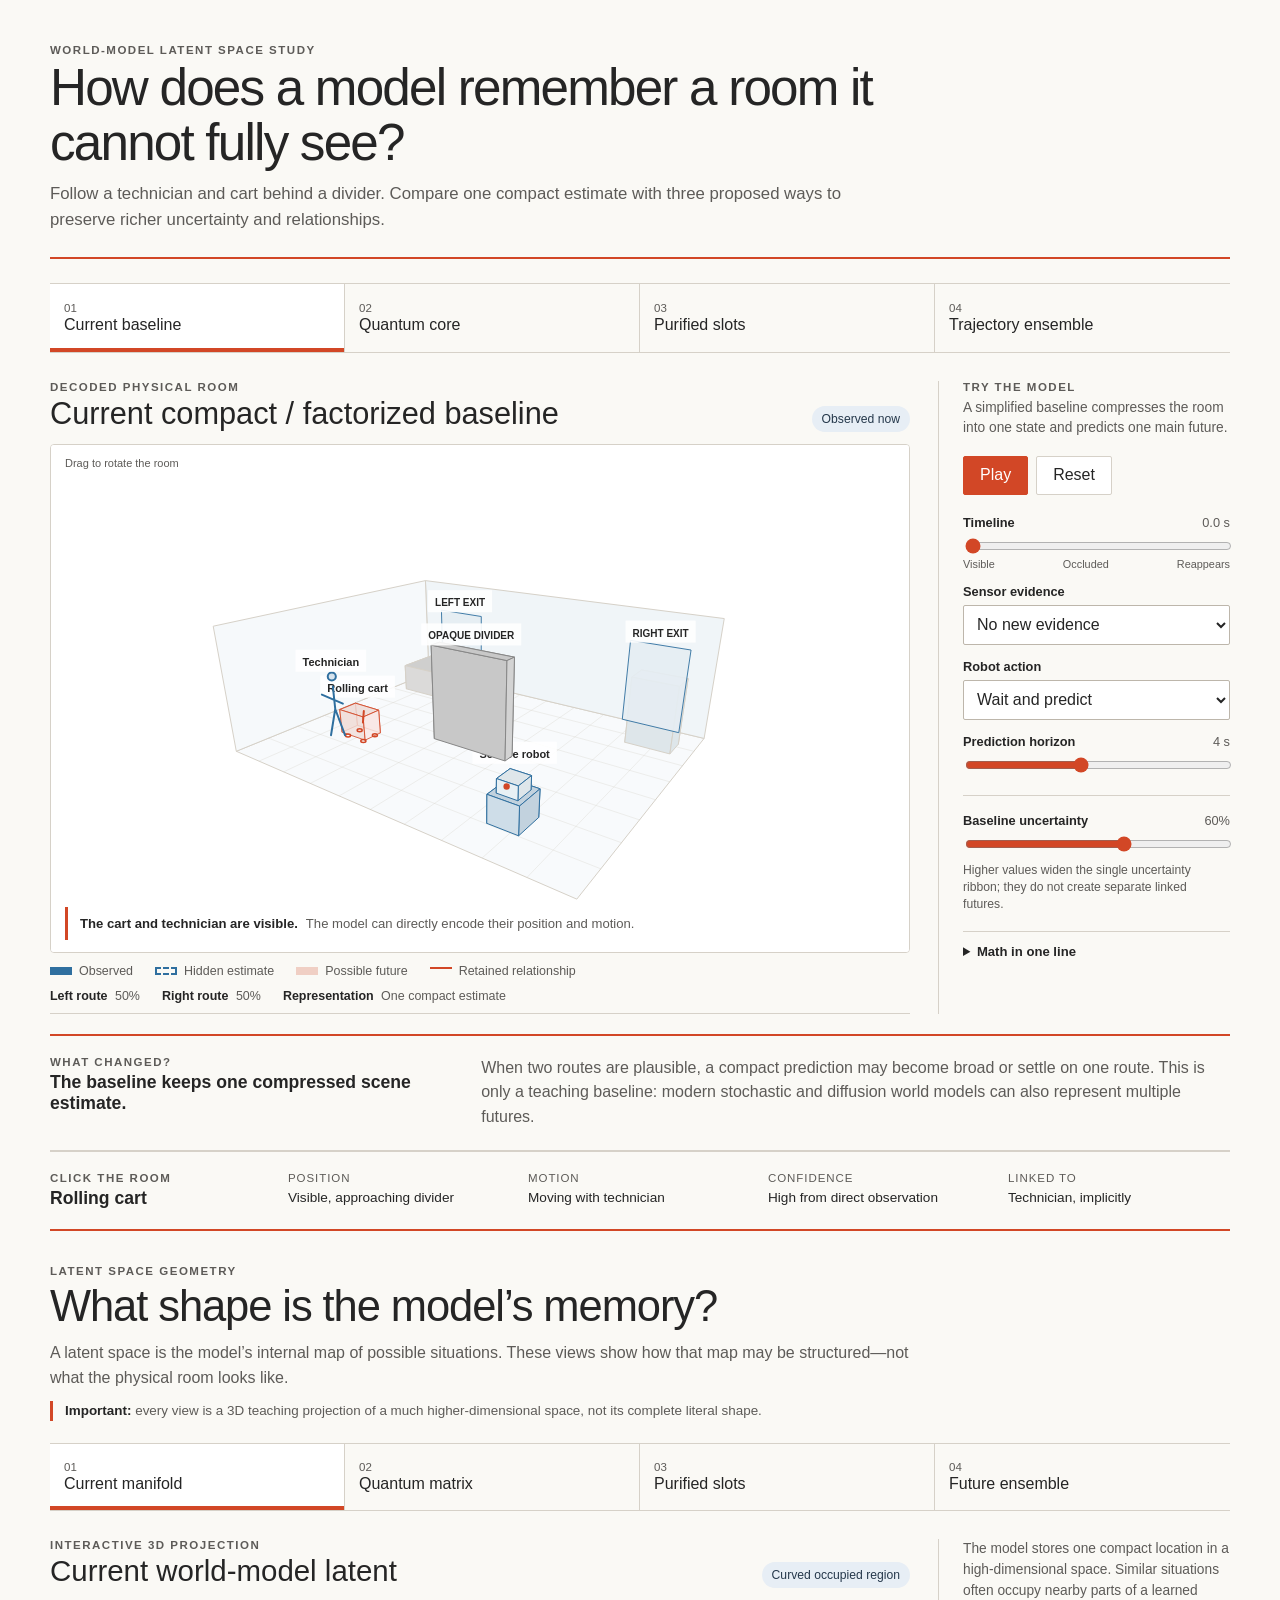
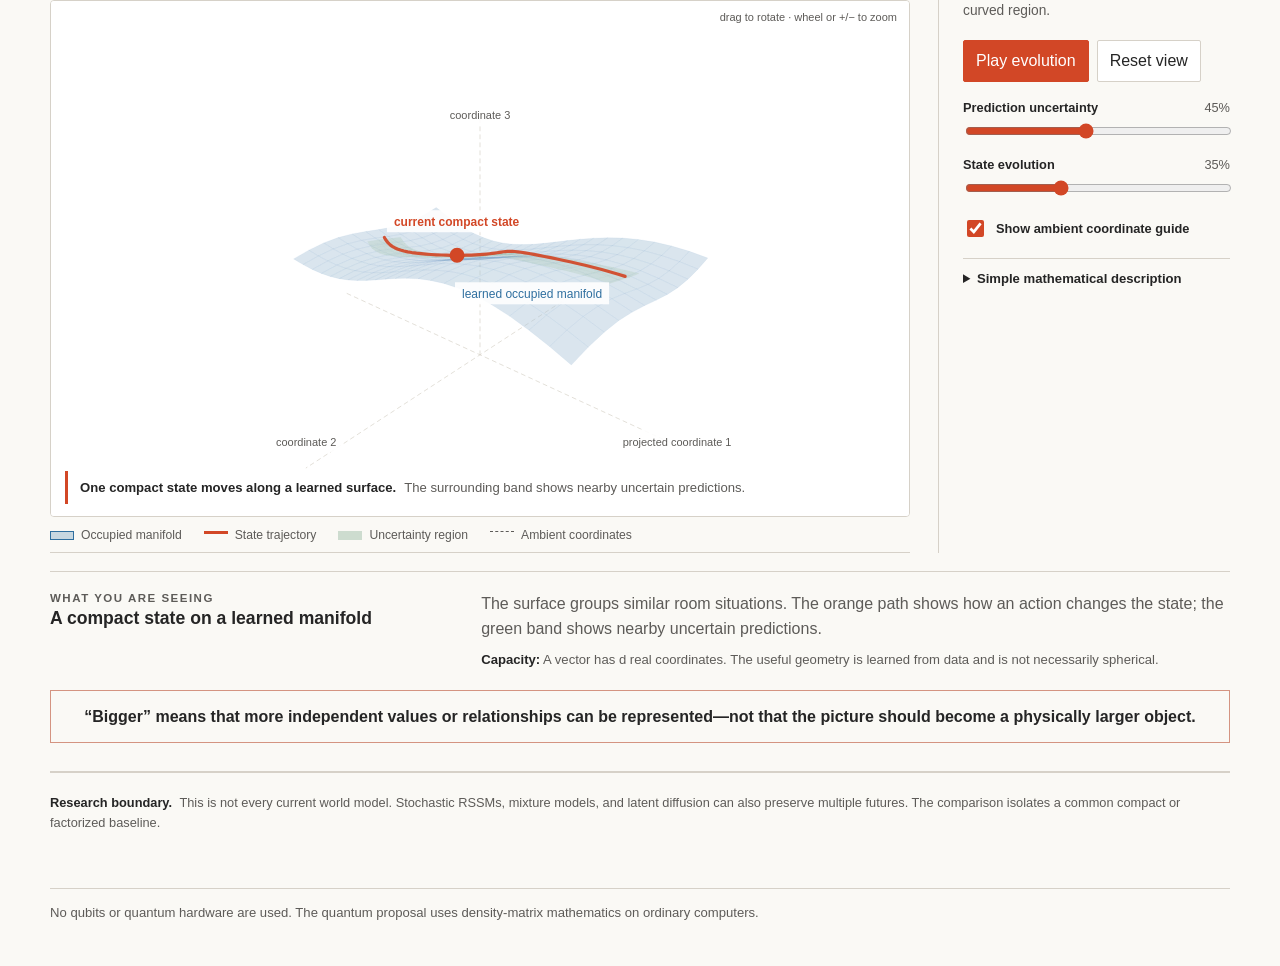
<file: Quantum-Inspired-World-Model-Research-Package/website/index.html>
<!doctype html>
<html lang="en">
<head>
  <meta charset="utf-8">
  <meta name="viewport" content="width=device-width, initial-scale=1">
  <meta name="description" content="An interactive 3D room comparison of current and proposed world-model latent representations.">
  <title>Room Latent Lab</title>
  <link rel="stylesheet" href="styles.css">
</head>
<body>
  <header class="site-header">
    <p class="eyebrow">WORLD-MODEL LATENT SPACE STUDY</p>
    <h1>How does a model remember a room it cannot fully see?</h1>
    <p>Follow a technician and cart behind a divider. Compare one compact estimate with three proposed ways to preserve richer uncertainty and relationships.</p>
  </header>

  <main id="quantumRoomLab" class="room-lab">
    <nav class="method-tabs" aria-label="Latent representation">
      <button class="method-tab is-active" type="button" data-method="current" aria-pressed="true"><span>01</span>Current baseline</button>
      <button class="method-tab" type="button" data-method="qlc" aria-pressed="false"><span>02</span>Quantum core</button>
      <button class="method-tab" type="button" data-method="psc" aria-pressed="false"><span>03</span>Purified slots</button>
      <button class="method-tab" type="button" data-method="tec" aria-pressed="false"><span>04</span>Trajectory ensemble</button>
    </nav>

    <section class="lab-layout" aria-label="Interactive room simulator">
      <div class="scene-column">
        <div class="scene-heading">
          <div>
            <p class="section-kicker">DECODED PHYSICAL ROOM</p>
            <h2 id="methodTitle">Current compact / factorized baseline</h2>
          </div>
          <p id="phaseBadge" class="phase-badge">Observed now</p>
        </div>

        <div class="scene-wrap">
          <canvas id="roomCanvas" width="1100" height="650" role="img" aria-label="Perspective view of a room where a technician pushes a cart behind an opaque divider. Predicted paths update with the selected latent method.">
            A perspective room simulation comparing world-model predictions during occlusion.
          </canvas>
          <div class="scene-status" aria-live="polite">
            <strong id="statusLead">One visible scene is encoded.</strong>
            <span id="statusDetail">Move the timeline until the cart passes behind the divider.</span>
          </div>
        </div>

        <div class="legend" aria-label="Room visualization legend">
          <span><i class="legend-solid"></i>Observed</span>
          <span><i class="legend-hidden"></i>Hidden estimate</span>
          <span><i class="legend-future"></i>Possible future</span>
          <span><i class="legend-relation"></i>Retained relationship</span>
        </div>

        <div class="readout-line" aria-live="polite">
          <span><b>Left route</b> <output id="leftProbability">50%</output></span>
          <span><b>Right route</b> <output id="rightProbability">50%</output></span>
          <span><b>Representation</b> <output id="representationReadout">One compact estimate</output></span>
        </div>
      </div>

      <aside class="controls" aria-label="Simulation controls">
        <div class="control-heading">
          <p class="section-kicker">TRY THE MODEL</p>
          <p id="methodSummary">A simplified baseline compresses the room into one state and predicts one main future.</p>
        </div>

        <div class="play-row">
          <button id="playButton" class="primary-button" type="button" aria-pressed="false">Play</button>
          <button id="resetButton" class="secondary-button" type="button">Reset</button>
        </div>

        <label class="control-label" for="timeline"><span>Timeline</span><output id="timelineValue">0.0 s</output></label>
        <input id="timeline" class="range" type="range" min="0" max="100" value="0" step="1">
        <div class="timeline-labels" aria-hidden="true"><span>Visible</span><span>Occluded</span><span>Reappears</span></div>

        <label class="control-label" for="evidence">Sensor evidence</label>
        <select id="evidence" class="select">
          <option value="none">No new evidence</option>
          <option value="audio-left">Caster sound on the left</option>
          <option value="audio-right">Caster sound on the right</option>
          <option value="door-left">Left door sensor opens</option>
          <option value="door-right">Right door sensor opens</option>
        </select>

        <label class="control-label" for="action">Robot action</label>
        <select id="action" class="select">
          <option value="wait">Wait and predict</option>
          <option value="inspect-left">Move to inspect left</option>
          <option value="inspect-right">Move to inspect right</option>
          <option value="forward">Move toward the divider</option>
        </select>

        <label class="control-label" for="horizon"><span>Prediction horizon</span><output id="horizonValue">4 s</output></label>
        <input id="horizon" class="range" type="range" min="1" max="8" value="4" step="1">

        <div id="methodControl" class="method-control">
          <label class="control-label" for="methodRange"><span id="methodControlLabel">Baseline uncertainty</span><output id="methodRangeValue">60%</output></label>
          <input id="methodRange" class="range" type="range" min="0" max="100" value="60" step="1">
          <p id="methodControlHelp">Higher values widen the single uncertainty ribbon; they do not create separate linked futures.</p>
        </div>

        <details id="mathDetails" class="math-details">
          <summary>Math in one line</summary>
          <div id="mathFormula" class="formula">z<sub>t+1</sub> ∼ p<sub>θ</sub>(z<sub>t+1</sub> | z<sub>t</sub>, a<sub>t</sub>)</div>
          <p id="mathMeaning">The model updates one compact hidden state after an action.</p>
          <div id="matrixMini" class="matrix-mini" hidden aria-label="Two by two illustrative density matrix">
            <span id="m00">0.50</span><span id="m01">0.35</span>
            <span id="m10">0.35</span><span id="m11">0.50</span>
          </div>
        </details>
      </aside>
    </section>

    <section class="explanation-strip" aria-live="polite">
      <div>
        <p class="section-kicker">WHAT CHANGED?</p>
        <h3 id="changeTitle">The baseline keeps one compressed scene estimate.</h3>
      </div>
      <p id="changeText">When two routes are plausible, a compact prediction may become broad or settle on one route. This is only a teaching baseline: modern stochastic and diffusion world models can also represent multiple futures.</p>
    </section>

    <section class="object-inspector" aria-label="Object state inspector">
      <div>
        <p class="section-kicker">CLICK THE ROOM</p>
        <h3 id="objectName">Rolling cart</h3>
      </div>
      <dl>
        <div><dt>Position</dt><dd id="objectPosition">Visible, approaching divider</dd></div>
        <div><dt>Motion</dt><dd id="objectMotion">Moving with technician</dd></div>
        <div><dt>Confidence</dt><dd id="objectConfidence">High</dd></div>
        <div><dt>Linked to</dt><dd id="objectLinks">Technician</dd></div>
      </dl>
    </section>

    <section id="latentGeometryLab" class="latent-geometry-lab" aria-labelledby="geometrySectionTitle">
      <header class="geometry-intro">
        <p class="section-kicker">LATENT SPACE GEOMETRY</p>
        <h2 id="geometrySectionTitle">What shape is the model’s memory?</h2>
        <p>A latent space is the model’s internal map of possible situations. These views show how that map may be structured—not what the physical room looks like.</p>
        <p class="geometry-projection-note"><strong>Important:</strong> every view is a 3D teaching projection of a much higher-dimensional space, not its complete literal shape.</p>
      </header>

      <nav class="geometry-tabs" role="tablist" aria-label="Latent-space geometry">
        <button id="geometryTabCurrent" class="geometry-tab is-active" type="button" role="tab" aria-selected="true" aria-controls="geometryStage" data-geometry-method="current"><span>01</span>Current manifold</button>
        <button id="geometryTabQlc" class="geometry-tab" type="button" role="tab" aria-selected="false" aria-controls="geometryStage" data-geometry-method="qlc"><span>02</span>Quantum matrix</button>
        <button id="geometryTabPsc" class="geometry-tab" type="button" role="tab" aria-selected="false" aria-controls="geometryStage" data-geometry-method="psc"><span>03</span>Purified slots</button>
        <button id="geometryTabTec" class="geometry-tab" type="button" role="tab" aria-selected="false" aria-controls="geometryStage" data-geometry-method="tec"><span>04</span>Future ensemble</button>
      </nav>

      <div class="geometry-layout">
        <div class="geometry-stage-column">
          <div class="geometry-stage-heading">
            <div>
              <p class="section-kicker">INTERACTIVE 3D PROJECTION</p>
              <h3 id="geometryMethodTitle">Current world-model latent</h3>
            </div>
            <p id="geometryMethodBadge" class="geometry-method-badge">Curved occupied region</p>
          </div>

          <div id="geometryStage" class="geometry-canvas-wrap" role="tabpanel" aria-labelledby="geometryTabCurrent">
            <canvas id="latentGeometryCanvas" width="1100" height="660" tabindex="0" role="img" aria-label="Interactive three-dimensional teaching projection of a current world-model latent manifold. Drag with a mouse or use the arrow keys to rotate.">
              Interactive comparison of four latent-space geometries.
            </canvas>
            <div class="geometry-status" aria-live="polite">
              <strong id="geometryStatusLead">One compact state moves along a learned surface.</strong>
              <span id="geometryStatusDetail">The surrounding tube shows nearby uncertain predictions.</span>
            </div>
          </div>

          <div id="geometryLegend" class="geometry-legend" aria-label="Geometry legend">
            <span><i class="geometry-legend-surface"></i><b id="geometryLegendOne">Occupied manifold</b></span>
            <span><i class="geometry-legend-path"></i><b id="geometryLegendTwo">State trajectory</b></span>
            <span><i class="geometry-legend-band"></i><b id="geometryLegendThree">Uncertainty region</b></span>
            <span><i class="geometry-legend-guide"></i><b id="geometryLegendFour">Ambient coordinates</b></span>
          </div>
        </div>

        <aside class="geometry-controls" aria-label="Latent geometry controls">
          <p id="geometrySummary" class="geometry-summary">The model stores one compact location in a high-dimensional space. Similar situations often occupy nearby parts of a learned curved region.</p>

          <div class="geometry-button-row">
            <button id="geometryPlayButton" class="primary-button" type="button" aria-pressed="false">Play evolution</button>
            <button id="geometryResetButton" class="secondary-button" type="button">Reset view</button>
            <button id="geometryRotateButton" class="secondary-button geometry-rotate-button" type="button" aria-pressed="false">Rotate on touch</button>
          </div>

          <label class="control-label" for="geometryPrimaryRange"><span id="geometryPrimaryLabel">Prediction uncertainty</span><output id="geometryPrimaryValue">45%</output></label>
          <input id="geometryPrimaryRange" class="range" type="range" min="0" max="100" value="45" step="1">

          <label class="control-label" for="geometrySecondaryRange"><span id="geometrySecondaryLabel">State evolution</span><output id="geometrySecondaryValue">35%</output></label>
          <input id="geometrySecondaryRange" class="range" type="range" min="0" max="100" value="35" step="1">

          <label class="geometry-check" for="geometryOptionToggle">
            <input id="geometryOptionToggle" type="checkbox" checked>
            <span id="geometryOptionLabel">Show ambient coordinate guide</span>
          </label>

          <details class="geometry-math-details">
            <summary>Simple mathematical description</summary>
            <div id="geometryFormula" class="formula">z<sub>t</sub> ∈ ℝ<sup>d</sup>, &nbsp; z<sub>t+1</sub> ∼ p<sub>θ</sub>(z<sub>t+1</sub> | h<sub>t</sub>, z<sub>t</sub>, a<sub>t</sub>)</div>
            <p id="geometryFormulaMeaning">The displayed sheet is the region occupied by learned states inside a much larger coordinate space.</p>
          </details>
        </aside>
      </div>

      <div class="geometry-explanation" aria-live="polite">
        <div>
          <p class="section-kicker">WHAT YOU ARE SEEING</p>
          <h3 id="geometryExplanationTitle">A compressed state on a learned manifold</h3>
        </div>
        <div>
          <p id="geometryExplanationText">The surface groups similar room situations. The path shows how an action moves the state, while uncertainty remains local around that path.</p>
          <p id="geometryCapacityText" class="geometry-capacity-text"><strong>Capacity:</strong> a vector has <em>d</em> real coordinates. Its useful geometry is learned from data.</p>
        </div>
      </div>

      <p class="geometry-core-message"><strong>“Bigger” means that more independent values or relationships can be represented—not that the picture should become a physically larger object.</strong></p>
    </section>

    <section class="caveat-strip">
      <strong>Research boundary.</strong>
      <span id="caveatText">This demonstration compares structures, not benchmark results. A larger state is useful only if it improves prediction or planning at a matched compute budget.</span>
    </section>
  </main>

  <footer class="site-footer">
    <p>No qubits or quantum hardware are used. The quantum proposal uses density-matrix mathematics on ordinary computers.</p>
  </footer>
  <script src="app.js"></script>
</body>
</html>
</file>
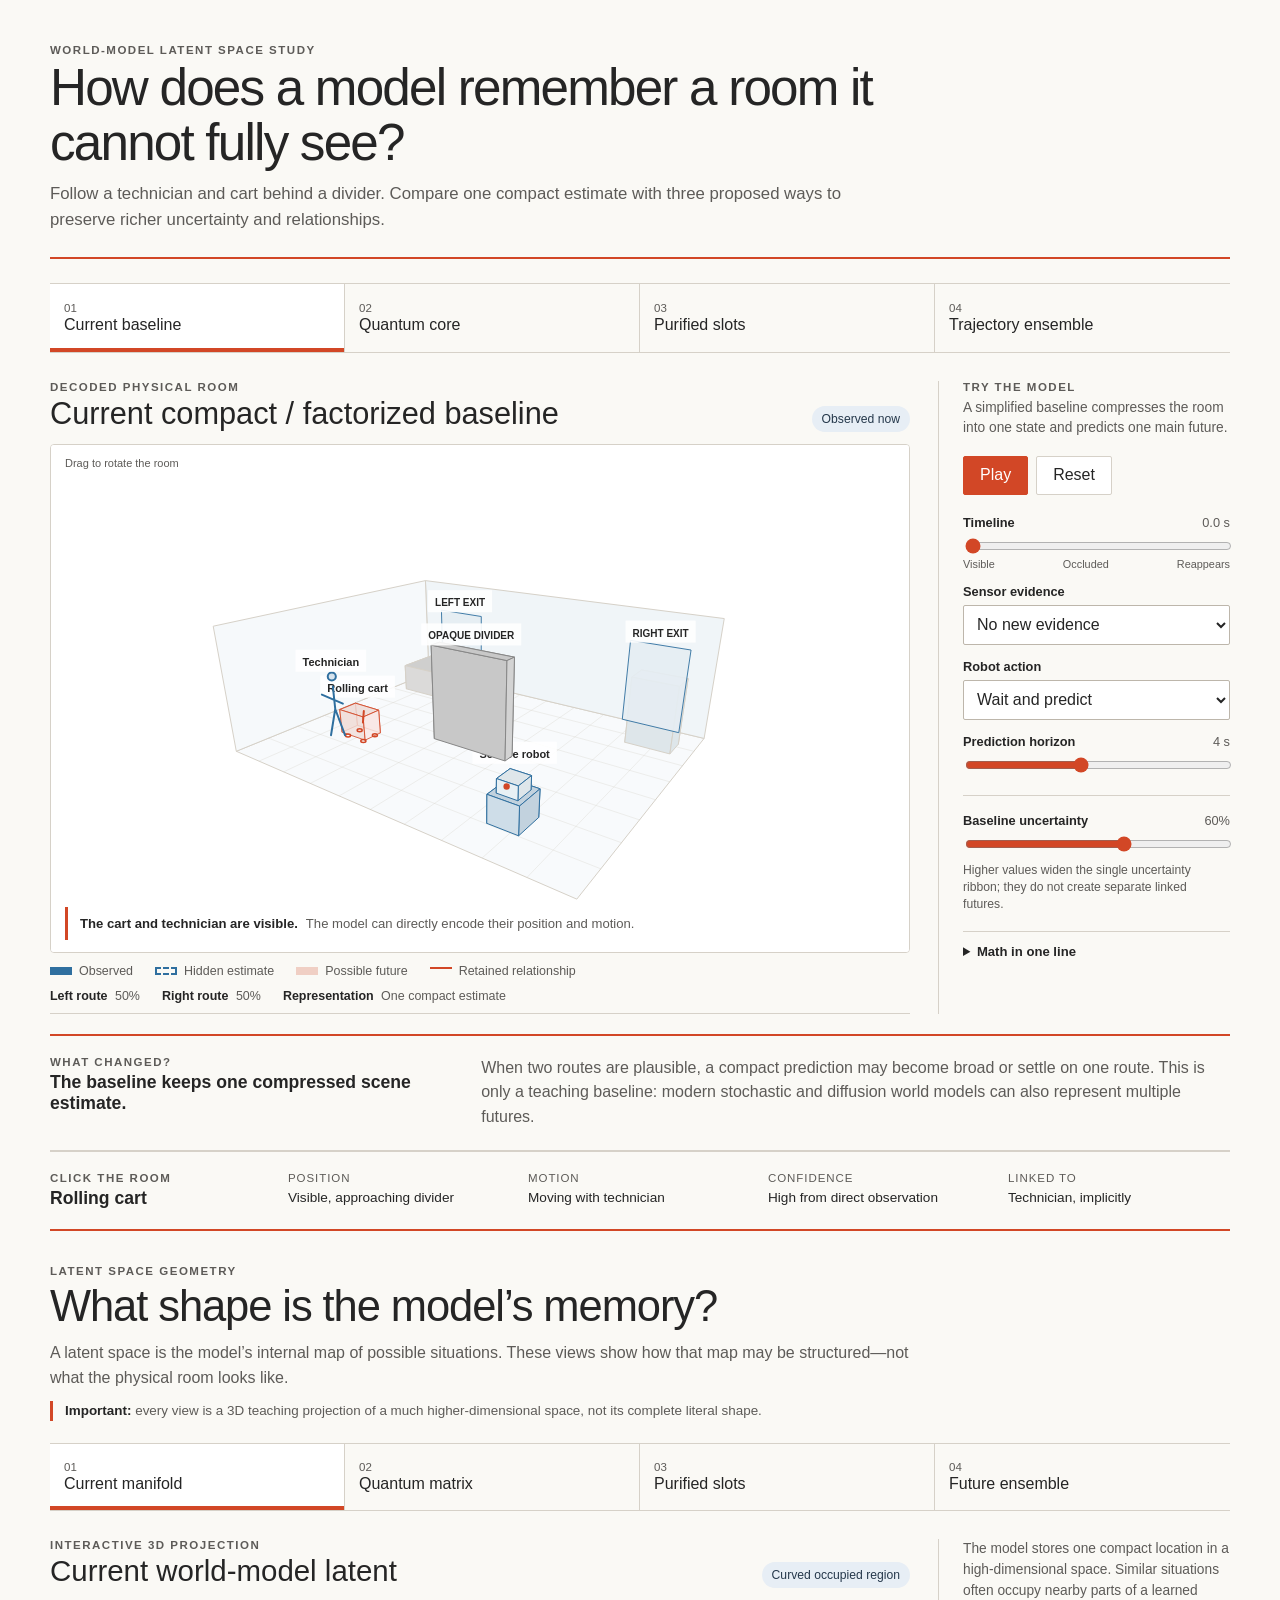
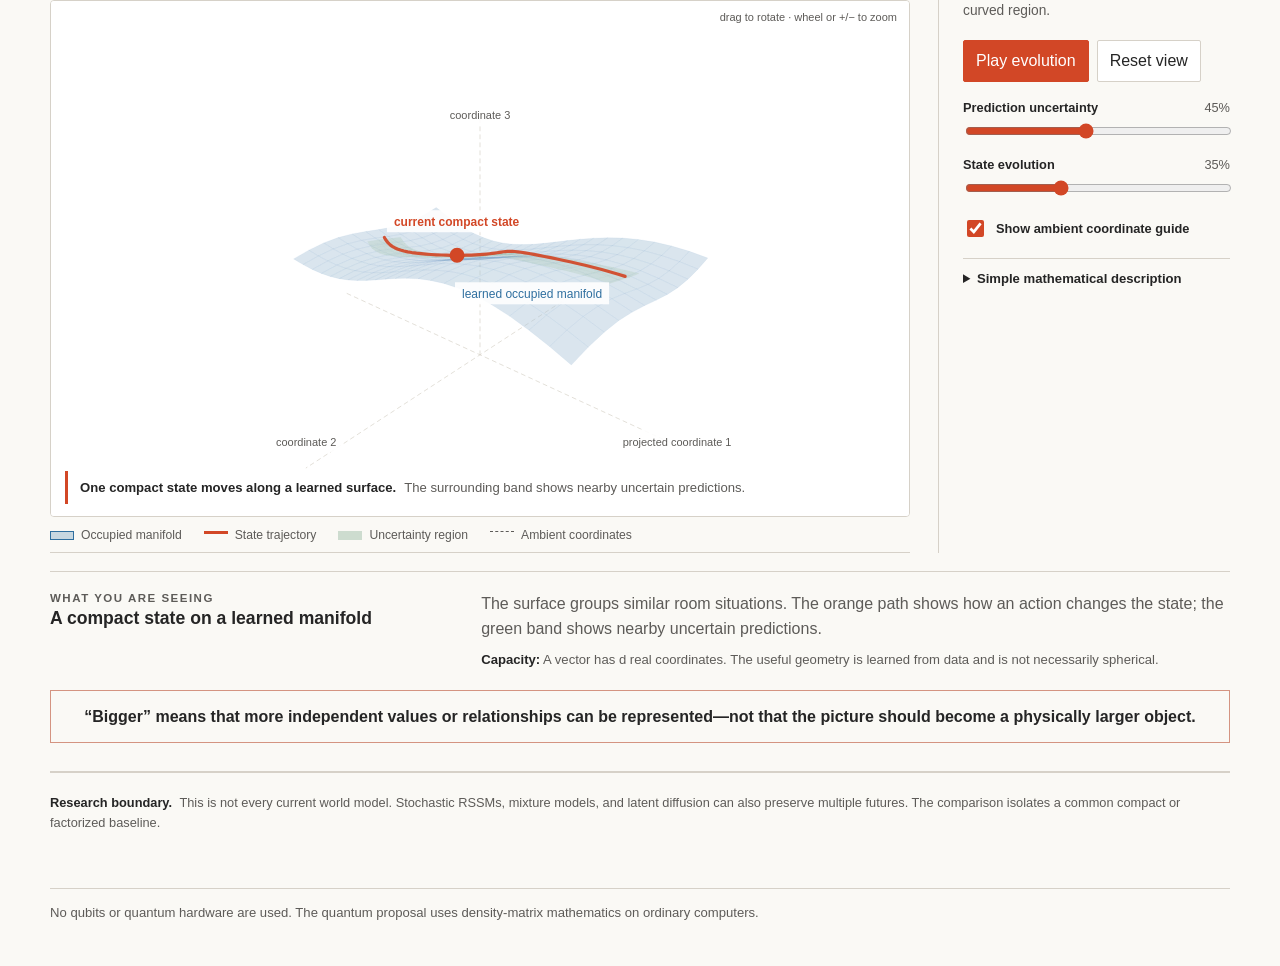
<file: Quantum-Inspired-World-Model-Research-Package/website/standalone.html>
<!doctype html>
<html lang="en">
<head>
  <meta charset="utf-8">
  <meta name="viewport" content="width=device-width, initial-scale=1">
  <meta name="description" content="An interactive 3D room comparison of current and proposed world-model latent representations.">
  <title>Room Latent Lab</title>
  <style>
:root {
  color-scheme: light;
  font-family: "Segoe UI", Arial, sans-serif;
}

* { box-sizing: border-box; }

body {
  --background: #faf9f5;
  --foreground: #252525;
  --card: #ffffff;
  --card-foreground: #252525;
  --muted: #eeeae3;
  --muted-foreground: #5d5b58;
  --primary: #d24726;
  --primary-foreground: #ffffff;
  --secondary: #e7eef5;
  --secondary-foreground: #25384b;
  --accent: #f6e7df;
  --accent-foreground: #6f2818;
  --border: #d6d1c8;
  --input: #bdb6ab;
  --ring: #2f6f9f;
  --viz-series-1: #d24726;
  --viz-series-2: #2f6f9f;
  --viz-series-3: #43845b;
  --viz-series-4: #7b5aa6;
  margin: 0;
  background: var(--background);
  color: var(--foreground);
}

button, input, select { font: inherit; }

button:focus-visible,
input:focus-visible,
select:focus-visible,
summary:focus-visible {
  outline: 3px solid color-mix(in srgb, var(--ring) 38%, transparent);
  outline-offset: 2px;
}

.site-header,
.site-footer,
.room-lab {
  width: min(1180px, calc(100% - 40px));
  margin-inline: auto;
}

.site-header {
  padding: 44px 0 24px;
  border-bottom: 2px solid var(--primary);
}

.site-header h1 {
  max-width: 880px;
  margin: 4px 0 10px;
  font-family: "Segoe UI Light", "Segoe UI", Arial, sans-serif;
  font-size: clamp(2rem, 4vw, 3.7rem);
  font-weight: 400;
  line-height: 1.08;
  letter-spacing: -0.035em;
}

.site-header > p:last-child {
  max-width: 800px;
  margin: 0;
  color: var(--muted-foreground);
  font-size: 1.05rem;
  line-height: 1.55;
}

.eyebrow,
.section-kicker {
  margin: 0;
  color: var(--muted-foreground);
  font-size: 0.72rem;
  font-weight: 600;
  letter-spacing: 0.13em;
}

.room-lab {
  --room-bg: var(--background, #faf9f5);
  --room-fg: var(--foreground, #252525);
  --room-card: var(--card, #ffffff);
  --room-card-fg: var(--card-foreground, #252525);
  --room-muted: var(--muted, #eeeae3);
  --room-muted-fg: var(--muted-foreground, #5d5b58);
  --room-primary: var(--primary, #d24726);
  --room-primary-fg: var(--primary-foreground, #ffffff);
  --room-secondary: var(--secondary, #e7eef5);
  --room-secondary-fg: var(--secondary-foreground, #25384b);
  --room-accent: var(--accent, #f6e7df);
  --room-accent-fg: var(--accent-foreground, #6f2818);
  --room-border: var(--border, #d6d1c8);
  --room-input: var(--input, #bdb6ab);
  --series-1: var(--viz-series-1, #d24726);
  --series-2: var(--viz-series-2, #2f6f9f);
  --series-3: var(--viz-series-3, #43845b);
  --series-4: var(--viz-series-4, #7b5aa6);
  padding: 24px 0 36px;
  color: var(--room-fg);
}

.method-tabs {
  display: grid;
  grid-template-columns: repeat(4, 1fr);
  border-block: 1px solid var(--room-border);
}

.method-tab {
  min-height: 68px;
  padding: 12px 14px;
  border: 0;
  border-right: 1px solid var(--room-border);
  background: transparent;
  color: var(--room-fg);
  cursor: pointer;
  text-align: left;
}

.method-tab:last-child { border-right: 0; }
.method-tab span { display: block; color: var(--room-muted-fg); font-size: 0.72rem; margin-bottom: 2px; }
.method-tab:hover { background: color-mix(in srgb, var(--room-accent) 48%, transparent); }
.method-tab.is-active { box-shadow: inset 0 -4px 0 var(--room-primary); background: var(--room-card); }

.lab-layout {
  display: grid;
  grid-template-columns: minmax(0, 1fr) 292px;
  gap: 28px;
  padding: 28px 0 20px;
}

.scene-heading {
  display: flex;
  align-items: end;
  justify-content: space-between;
  gap: 18px;
  margin-bottom: 12px;
}

.scene-heading h2 {
  margin: 3px 0 0;
  font-family: "Segoe UI Light", "Segoe UI", Arial, sans-serif;
  font-size: clamp(1.35rem, 2.4vw, 2rem);
  font-weight: 400;
}

.phase-badge {
  margin: 0;
  padding: 6px 10px;
  background: var(--room-secondary);
  color: var(--room-secondary-fg);
  border-radius: 999px;
  font-size: 0.76rem;
  white-space: nowrap;
}

.scene-wrap {
  position: relative;
  overflow: hidden;
  border: 1px solid var(--room-border);
  border-radius: 4px;
  background: var(--room-card);
}

#roomCanvas {
  display: block;
  width: 100%;
  aspect-ratio: 11 / 6.5;
  min-height: 330px;
  cursor: crosshair;
  touch-action: none;
}

.scene-status {
  position: absolute;
  left: 14px;
  right: 14px;
  bottom: 12px;
  display: flex;
  gap: 8px;
  flex-wrap: wrap;
  padding: 9px 12px;
  background: color-mix(in srgb, var(--room-card) 92%, transparent);
  border-left: 3px solid var(--room-primary);
  color: var(--room-card-fg);
  font-size: 0.82rem;
  backdrop-filter: blur(7px);
}

.scene-status span { color: var(--room-muted-fg); }

.legend,
.readout-line {
  display: flex;
  flex-wrap: wrap;
  align-items: center;
  gap: 10px 22px;
  padding-top: 11px;
  color: var(--room-muted-fg);
  font-size: 0.78rem;
}

.legend span { display: inline-flex; align-items: center; gap: 7px; }
.legend i { display: inline-block; width: 22px; height: 8px; }
.legend-solid { background: var(--series-2); }
.legend-hidden { border: 2px dashed var(--series-2); }
.legend-future { background: color-mix(in srgb, var(--series-1) 24%, transparent); }
.legend-relation { border-top: 2px solid var(--series-1); }

.readout-line {
  padding-bottom: 10px;
  border-bottom: 1px solid var(--room-border);
  color: var(--room-fg);
}

.readout-line output { color: var(--room-muted-fg); margin-left: 4px; }

.controls {
  padding-left: 24px;
  border-left: 1px solid var(--room-border);
}

.control-heading { margin-bottom: 18px; }
.control-heading > p:last-child { margin: 5px 0 0; color: var(--room-muted-fg); font-size: 0.86rem; line-height: 1.45; }

.play-row { display: flex; gap: 8px; margin-bottom: 20px; }
.primary-button,
.secondary-button {
  min-height: 39px;
  padding: 8px 16px;
  border-radius: 2px;
  cursor: pointer;
}
.primary-button { border: 1px solid var(--room-primary); background: var(--room-primary); color: var(--room-primary-fg); }
.secondary-button { border: 1px solid var(--room-border); background: var(--room-card); color: var(--room-card-fg); }

.control-label {
  display: flex;
  justify-content: space-between;
  gap: 12px;
  margin: 14px 0 6px;
  color: var(--room-fg);
  font-size: 0.8rem;
  font-weight: 600;
}
.control-label output { color: var(--room-muted-fg); font-weight: 400; }

.range { width: 100%; accent-color: var(--room-primary); }
.select {
  width: 100%;
  min-height: 40px;
  padding: 7px 9px;
  border: 1px solid var(--room-input);
  border-radius: 2px;
  background: var(--room-card);
  color: var(--room-card-fg);
}

.timeline-labels { display: flex; justify-content: space-between; color: var(--room-muted-fg); font-size: 0.68rem; }
.method-control { margin-top: 18px; padding-top: 3px; border-top: 1px solid var(--room-border); }
.method-control p { margin: 6px 0 0; color: var(--room-muted-fg); font-size: 0.76rem; line-height: 1.4; }

.math-details { margin-top: 18px; border-top: 1px solid var(--room-border); padding-top: 12px; }
.math-details summary { cursor: pointer; color: var(--room-fg); font-size: 0.82rem; font-weight: 600; }
.formula { margin-top: 10px; padding: 10px 0; color: var(--room-fg); font-family: Cambria, Georgia, serif; overflow-wrap: anywhere; }
.math-details p { margin: 0; color: var(--room-muted-fg); font-size: 0.76rem; line-height: 1.4; }
.matrix-mini { display: grid; grid-template-columns: repeat(2, 1fr); gap: 2px; max-width: 156px; margin-top: 10px; }
.matrix-mini span { padding: 7px; background: var(--room-secondary); color: var(--room-secondary-fg); text-align: center; font-family: Cambria, Georgia, serif; }

.explanation-strip,
.object-inspector,
.caveat-strip {
  border-top: 2px solid var(--room-primary);
  padding: 20px 0;
}

.explanation-strip {
  display: grid;
  grid-template-columns: minmax(220px, 0.7fr) minmax(0, 1.3fr);
  gap: 28px;
}
.explanation-strip h3,
.object-inspector h3 { margin: 4px 0 0; font-size: 1.1rem; font-weight: 600; }
.explanation-strip > p { margin: 0; color: var(--room-muted-fg); line-height: 1.55; }

.object-inspector {
  display: grid;
  grid-template-columns: 210px 1fr;
  gap: 28px;
  border-top-color: var(--room-border);
}
.object-inspector dl { display: grid; grid-template-columns: repeat(4, 1fr); gap: 18px; margin: 0; }
.object-inspector dt { color: var(--room-muted-fg); font-size: 0.72rem; text-transform: uppercase; letter-spacing: 0.08em; }
.object-inspector dd { margin: 5px 0 0; font-size: 0.85rem; line-height: 1.35; }

.caveat-strip { border-top-color: var(--room-border); color: var(--room-muted-fg); font-size: 0.8rem; line-height: 1.5; }
.caveat-strip strong { color: var(--room-fg); margin-right: 4px; }

.site-footer { padding: 0 0 46px; color: var(--muted-foreground); font-size: 0.82rem; }
.site-footer p { margin: 0; padding-top: 16px; border-top: 1px solid var(--border); }

@media (max-width: 900px) {
  .lab-layout { grid-template-columns: 1fr; }
  .controls { padding: 20px 0 0; border-left: 0; border-top: 1px solid var(--room-border); }
  .controls { display: grid; grid-template-columns: repeat(2, minmax(0, 1fr)); gap: 0 18px; }
  .control-heading, .play-row, .method-control, .math-details { grid-column: 1 / -1; }
  .object-inspector { grid-template-columns: 1fr; gap: 14px; }
}

@media (max-width: 660px) {
  .site-header, .site-footer, .room-lab { width: min(100% - 24px, 1180px); }
  .site-header { padding-top: 28px; }
  .method-tabs { grid-template-columns: repeat(2, 1fr); }
  .method-tab:nth-child(2) { border-right: 0; }
  .method-tab:nth-child(-n+2) { border-bottom: 1px solid var(--room-border); }
  .lab-layout { padding-top: 20px; gap: 20px; }
  #roomCanvas { min-height: 300px; }
  .scene-heading { align-items: start; flex-direction: column; gap: 8px; }
  .controls { display: block; }
  .explanation-strip { grid-template-columns: 1fr; gap: 10px; }
  .object-inspector dl { grid-template-columns: repeat(2, 1fr); }
  .scene-status { position: static; border-left: 0; border-top: 1px solid var(--room-border); background: var(--room-card); }
}

@media (max-width: 420px) {
  .method-tabs { grid-template-columns: 1fr; }
  .method-tab { border-right: 0; border-bottom: 1px solid var(--room-border); }
  .method-tab:last-child { border-bottom: 0; }
  .object-inspector dl { grid-template-columns: 1fr; }
  .readout-line { align-items: flex-start; flex-direction: column; }
}

@media (prefers-reduced-motion: reduce) {
  * { scroll-behavior: auto !important; }
}

/* Additive latent-space geometry explorer. Existing room simulator styles above are unchanged. */
.latent-geometry-lab {
  padding: 34px 0 28px;
  border-top: 2px solid var(--room-primary);
}

.geometry-intro {
  max-width: 880px;
  margin-bottom: 22px;
}

.geometry-intro h2 {
  margin: 5px 0 10px;
  font-family: "Segoe UI Light", "Segoe UI", Arial, sans-serif;
  font-size: clamp(1.8rem, 3.4vw, 2.8rem);
  font-weight: 400;
  letter-spacing: -0.025em;
}

.geometry-intro > p:not(.section-kicker) {
  margin: 0;
  color: var(--room-muted-fg);
  line-height: 1.55;
}

.geometry-projection-note {
  margin-top: 10px !important;
  padding-left: 12px;
  border-left: 3px solid var(--room-primary);
  font-size: 0.84rem;
}

.geometry-projection-note strong { color: var(--room-fg); }

.geometry-tabs {
  display: grid;
  grid-template-columns: repeat(4, 1fr);
  border-block: 1px solid var(--room-border);
}

.geometry-tab {
  min-height: 66px;
  padding: 11px 14px;
  border: 0;
  border-right: 1px solid var(--room-border);
  background: transparent;
  color: var(--room-fg);
  cursor: pointer;
  text-align: left;
}

.geometry-tab:last-child { border-right: 0; }
.geometry-tab span { display: block; margin-bottom: 2px; color: var(--room-muted-fg); font-size: 0.72rem; }
.geometry-tab:hover { background: color-mix(in srgb, var(--room-accent) 48%, transparent); }
.geometry-tab.is-active {
  background: var(--room-card);
  box-shadow: inset 0 -4px 0 var(--room-primary);
}

.geometry-layout {
  display: grid;
  grid-template-columns: minmax(0, 1fr) 292px;
  gap: 28px;
  padding: 28px 0 18px;
}

.geometry-stage-heading {
  display: flex;
  align-items: end;
  justify-content: space-between;
  gap: 18px;
  margin-bottom: 12px;
}

.geometry-stage-heading h3 {
  margin: 3px 0 0;
  font-family: "Segoe UI Light", "Segoe UI", Arial, sans-serif;
  font-size: clamp(1.3rem, 2.3vw, 1.9rem);
  font-weight: 400;
}

.geometry-method-badge {
  margin: 0;
  padding: 6px 10px;
  border-radius: 999px;
  background: var(--room-secondary);
  color: var(--room-secondary-fg);
  font-size: 0.76rem;
  white-space: nowrap;
}

.geometry-canvas-wrap {
  position: relative;
  overflow: hidden;
  border: 1px solid var(--room-border);
  border-radius: 4px;
  background: var(--room-card);
}

#latentGeometryCanvas {
  display: block;
  width: 100%;
  min-height: 360px;
  aspect-ratio: 5 / 3;
  cursor: grab;
  touch-action: pan-y;
}

#latentGeometryCanvas:active { cursor: grabbing; }
#latentGeometryCanvas.is-touch-exploring { touch-action: none; }

.geometry-status {
  position: absolute;
  right: 14px;
  bottom: 12px;
  left: 14px;
  display: flex;
  flex-wrap: wrap;
  gap: 8px;
  padding: 9px 12px;
  border-left: 3px solid var(--room-primary);
  background: color-mix(in srgb, var(--room-card) 92%, transparent);
  color: var(--room-card-fg);
  font-size: 0.82rem;
  backdrop-filter: blur(7px);
}

.geometry-status span { color: var(--room-muted-fg); }

.geometry-legend {
  display: flex;
  flex-wrap: wrap;
  align-items: center;
  gap: 10px 22px;
  padding: 11px 0 10px;
  border-bottom: 1px solid var(--room-border);
  color: var(--room-muted-fg);
  font-size: 0.76rem;
}

.geometry-legend span { display: inline-flex; align-items: center; gap: 7px; }
.geometry-legend b { color: inherit; font-weight: 400; }
.geometry-legend i { display: inline-block; width: 24px; height: 9px; }
.geometry-legend-surface { background: color-mix(in srgb, var(--series-2) 25%, transparent); border: 1px solid var(--series-2); }
.geometry-legend-path { border-top: 3px solid var(--series-1); }
.geometry-legend-band { background: color-mix(in srgb, var(--series-3) 25%, transparent); }
.geometry-legend-guide { border-top: 1px dashed var(--room-muted-fg); }

.geometry-controls {
  padding-left: 24px;
  border-left: 1px solid var(--room-border);
}

.geometry-summary {
  margin: 0 0 18px;
  color: var(--room-muted-fg);
  font-size: 0.86rem;
  line-height: 1.5;
}

.geometry-button-row {
  display: flex;
  flex-wrap: wrap;
  gap: 8px;
  margin-bottom: 18px;
}

.geometry-button-row button { min-height: 42px; padding-inline: 12px; }
.geometry-rotate-button { display: none; }

.geometry-check {
  display: flex;
  align-items: center;
  gap: 9px;
  margin-top: 17px;
  color: var(--room-fg);
  font-size: 0.8rem;
  font-weight: 600;
}

.geometry-check input { width: 17px; height: 17px; accent-color: var(--room-primary); }

.geometry-math-details {
  margin-top: 18px;
  padding-top: 12px;
  border-top: 1px solid var(--room-border);
}

.geometry-math-details summary { cursor: pointer; color: var(--room-fg); font-size: 0.82rem; font-weight: 600; }
.geometry-math-details p { margin: 0; color: var(--room-muted-fg); font-size: 0.76rem; line-height: 1.45; }

.geometry-explanation {
  display: grid;
  grid-template-columns: minmax(220px, 0.7fr) minmax(0, 1.3fr);
  gap: 28px;
  padding: 20px 0;
  border-top: 1px solid var(--room-border);
}

.geometry-explanation h3 { margin: 4px 0 0; font-size: 1.1rem; font-weight: 600; }
.geometry-explanation > div:last-child > p { margin: 0; color: var(--room-muted-fg); line-height: 1.55; }
.geometry-capacity-text { margin-top: 8px !important; font-size: 0.82rem; }
.geometry-capacity-text strong { color: var(--room-fg); }

.geometry-core-message {
  margin: 0;
  padding: 14px 18px;
  border: 1px solid color-mix(in srgb, var(--room-primary) 44%, var(--room-border));
  color: var(--room-fg);
  text-align: center;
  line-height: 1.45;
}

@media (max-width: 900px) {
  .geometry-layout { grid-template-columns: 1fr; }
  .geometry-controls { display: grid; grid-template-columns: repeat(2, minmax(0, 1fr)); gap: 0 18px; padding: 20px 0 0; border-top: 1px solid var(--room-border); border-left: 0; }
  .geometry-summary, .geometry-button-row, .geometry-check, .geometry-math-details { grid-column: 1 / -1; }
}

@media (max-width: 660px) {
  .latent-geometry-lab { padding-top: 28px; }
  .geometry-tabs { grid-template-columns: repeat(2, 1fr); }
  .geometry-tab:nth-child(2) { border-right: 0; }
  .geometry-tab:nth-child(-n+2) { border-bottom: 1px solid var(--room-border); }
  .geometry-layout { padding-top: 20px; gap: 20px; }
  .geometry-stage-heading { align-items: start; flex-direction: column; gap: 8px; }
  #latentGeometryCanvas { min-height: 300px; }
  .geometry-status { position: static; border-top: 1px solid var(--room-border); border-left: 0; background: var(--room-card); }
  .geometry-controls { display: block; }
  .geometry-explanation { grid-template-columns: 1fr; gap: 10px; }
  .geometry-rotate-button { display: inline-block; }
}

@media (max-width: 420px) {
  .geometry-tabs { grid-template-columns: 1fr; }
  .geometry-tab { min-height: 58px; border-right: 0; border-bottom: 1px solid var(--room-border); }
  .geometry-tab:last-child { border-bottom: 0; }
  .geometry-button-row { align-items: stretch; flex-direction: column; }
  .geometry-button-row button { width: 100%; }
  .geometry-legend { align-items: flex-start; flex-direction: column; }
}

</style>
</head>
<body>
  <header class="site-header">
    <p class="eyebrow">WORLD-MODEL LATENT SPACE STUDY</p>
    <h1>How does a model remember a room it cannot fully see?</h1>
    <p>Follow a technician and cart behind a divider. Compare one compact estimate with three proposed ways to preserve richer uncertainty and relationships.</p>
  </header>

  <main id="quantumRoomLab" class="room-lab">
    <nav class="method-tabs" aria-label="Latent representation">
      <button class="method-tab is-active" type="button" data-method="current" aria-pressed="true"><span>01</span>Current baseline</button>
      <button class="method-tab" type="button" data-method="qlc" aria-pressed="false"><span>02</span>Quantum core</button>
      <button class="method-tab" type="button" data-method="psc" aria-pressed="false"><span>03</span>Purified slots</button>
      <button class="method-tab" type="button" data-method="tec" aria-pressed="false"><span>04</span>Trajectory ensemble</button>
    </nav>

    <section class="lab-layout" aria-label="Interactive room simulator">
      <div class="scene-column">
        <div class="scene-heading">
          <div>
            <p class="section-kicker">DECODED PHYSICAL ROOM</p>
            <h2 id="methodTitle">Current compact / factorized baseline</h2>
          </div>
          <p id="phaseBadge" class="phase-badge">Observed now</p>
        </div>

        <div class="scene-wrap">
          <canvas id="roomCanvas" width="1100" height="650" role="img" aria-label="Perspective view of a room where a technician pushes a cart behind an opaque divider. Predicted paths update with the selected latent method.">
            A perspective room simulation comparing world-model predictions during occlusion.
          </canvas>
          <div class="scene-status" aria-live="polite">
            <strong id="statusLead">One visible scene is encoded.</strong>
            <span id="statusDetail">Move the timeline until the cart passes behind the divider.</span>
          </div>
        </div>

        <div class="legend" aria-label="Room visualization legend">
          <span><i class="legend-solid"></i>Observed</span>
          <span><i class="legend-hidden"></i>Hidden estimate</span>
          <span><i class="legend-future"></i>Possible future</span>
          <span><i class="legend-relation"></i>Retained relationship</span>
        </div>

        <div class="readout-line" aria-live="polite">
          <span><b>Left route</b> <output id="leftProbability">50%</output></span>
          <span><b>Right route</b> <output id="rightProbability">50%</output></span>
          <span><b>Representation</b> <output id="representationReadout">One compact estimate</output></span>
        </div>
      </div>

      <aside class="controls" aria-label="Simulation controls">
        <div class="control-heading">
          <p class="section-kicker">TRY THE MODEL</p>
          <p id="methodSummary">A simplified baseline compresses the room into one state and predicts one main future.</p>
        </div>

        <div class="play-row">
          <button id="playButton" class="primary-button" type="button" aria-pressed="false">Play</button>
          <button id="resetButton" class="secondary-button" type="button">Reset</button>
        </div>

        <label class="control-label" for="timeline"><span>Timeline</span><output id="timelineValue">0.0 s</output></label>
        <input id="timeline" class="range" type="range" min="0" max="100" value="0" step="1">
        <div class="timeline-labels" aria-hidden="true"><span>Visible</span><span>Occluded</span><span>Reappears</span></div>

        <label class="control-label" for="evidence">Sensor evidence</label>
        <select id="evidence" class="select">
          <option value="none">No new evidence</option>
          <option value="audio-left">Caster sound on the left</option>
          <option value="audio-right">Caster sound on the right</option>
          <option value="door-left">Left door sensor opens</option>
          <option value="door-right">Right door sensor opens</option>
        </select>

        <label class="control-label" for="action">Robot action</label>
        <select id="action" class="select">
          <option value="wait">Wait and predict</option>
          <option value="inspect-left">Move to inspect left</option>
          <option value="inspect-right">Move to inspect right</option>
          <option value="forward">Move toward the divider</option>
        </select>

        <label class="control-label" for="horizon"><span>Prediction horizon</span><output id="horizonValue">4 s</output></label>
        <input id="horizon" class="range" type="range" min="1" max="8" value="4" step="1">

        <div id="methodControl" class="method-control">
          <label class="control-label" for="methodRange"><span id="methodControlLabel">Baseline uncertainty</span><output id="methodRangeValue">60%</output></label>
          <input id="methodRange" class="range" type="range" min="0" max="100" value="60" step="1">
          <p id="methodControlHelp">Higher values widen the single uncertainty ribbon; they do not create separate linked futures.</p>
        </div>

        <details id="mathDetails" class="math-details">
          <summary>Math in one line</summary>
          <div id="mathFormula" class="formula">z<sub>t+1</sub> ∼ p<sub>θ</sub>(z<sub>t+1</sub> | z<sub>t</sub>, a<sub>t</sub>)</div>
          <p id="mathMeaning">The model updates one compact hidden state after an action.</p>
          <div id="matrixMini" class="matrix-mini" hidden aria-label="Two by two illustrative density matrix">
            <span id="m00">0.50</span><span id="m01">0.35</span>
            <span id="m10">0.35</span><span id="m11">0.50</span>
          </div>
        </details>
      </aside>
    </section>

    <section class="explanation-strip" aria-live="polite">
      <div>
        <p class="section-kicker">WHAT CHANGED?</p>
        <h3 id="changeTitle">The baseline keeps one compressed scene estimate.</h3>
      </div>
      <p id="changeText">When two routes are plausible, a compact prediction may become broad or settle on one route. This is only a teaching baseline: modern stochastic and diffusion world models can also represent multiple futures.</p>
    </section>

    <section class="object-inspector" aria-label="Object state inspector">
      <div>
        <p class="section-kicker">CLICK THE ROOM</p>
        <h3 id="objectName">Rolling cart</h3>
      </div>
      <dl>
        <div><dt>Position</dt><dd id="objectPosition">Visible, approaching divider</dd></div>
        <div><dt>Motion</dt><dd id="objectMotion">Moving with technician</dd></div>
        <div><dt>Confidence</dt><dd id="objectConfidence">High</dd></div>
        <div><dt>Linked to</dt><dd id="objectLinks">Technician</dd></div>
      </dl>
    </section>

    <section id="latentGeometryLab" class="latent-geometry-lab" aria-labelledby="geometrySectionTitle">
      <header class="geometry-intro">
        <p class="section-kicker">LATENT SPACE GEOMETRY</p>
        <h2 id="geometrySectionTitle">What shape is the model’s memory?</h2>
        <p>A latent space is the model’s internal map of possible situations. These views show how that map may be structured—not what the physical room looks like.</p>
        <p class="geometry-projection-note"><strong>Important:</strong> every view is a 3D teaching projection of a much higher-dimensional space, not its complete literal shape.</p>
      </header>

      <nav class="geometry-tabs" role="tablist" aria-label="Latent-space geometry">
        <button id="geometryTabCurrent" class="geometry-tab is-active" type="button" role="tab" aria-selected="true" aria-controls="geometryStage" data-geometry-method="current"><span>01</span>Current manifold</button>
        <button id="geometryTabQlc" class="geometry-tab" type="button" role="tab" aria-selected="false" aria-controls="geometryStage" data-geometry-method="qlc"><span>02</span>Quantum matrix</button>
        <button id="geometryTabPsc" class="geometry-tab" type="button" role="tab" aria-selected="false" aria-controls="geometryStage" data-geometry-method="psc"><span>03</span>Purified slots</button>
        <button id="geometryTabTec" class="geometry-tab" type="button" role="tab" aria-selected="false" aria-controls="geometryStage" data-geometry-method="tec"><span>04</span>Future ensemble</button>
      </nav>

      <div class="geometry-layout">
        <div class="geometry-stage-column">
          <div class="geometry-stage-heading">
            <div>
              <p class="section-kicker">INTERACTIVE 3D PROJECTION</p>
              <h3 id="geometryMethodTitle">Current world-model latent</h3>
            </div>
            <p id="geometryMethodBadge" class="geometry-method-badge">Curved occupied region</p>
          </div>

          <div id="geometryStage" class="geometry-canvas-wrap" role="tabpanel" aria-labelledby="geometryTabCurrent">
            <canvas id="latentGeometryCanvas" width="1100" height="660" tabindex="0" role="img" aria-label="Interactive three-dimensional teaching projection of a current world-model latent manifold. Drag with a mouse or use the arrow keys to rotate.">
              Interactive comparison of four latent-space geometries.
            </canvas>
            <div class="geometry-status" aria-live="polite">
              <strong id="geometryStatusLead">One compact state moves along a learned surface.</strong>
              <span id="geometryStatusDetail">The surrounding tube shows nearby uncertain predictions.</span>
            </div>
          </div>

          <div id="geometryLegend" class="geometry-legend" aria-label="Geometry legend">
            <span><i class="geometry-legend-surface"></i><b id="geometryLegendOne">Occupied manifold</b></span>
            <span><i class="geometry-legend-path"></i><b id="geometryLegendTwo">State trajectory</b></span>
            <span><i class="geometry-legend-band"></i><b id="geometryLegendThree">Uncertainty region</b></span>
            <span><i class="geometry-legend-guide"></i><b id="geometryLegendFour">Ambient coordinates</b></span>
          </div>
        </div>

        <aside class="geometry-controls" aria-label="Latent geometry controls">
          <p id="geometrySummary" class="geometry-summary">The model stores one compact location in a high-dimensional space. Similar situations often occupy nearby parts of a learned curved region.</p>

          <div class="geometry-button-row">
            <button id="geometryPlayButton" class="primary-button" type="button" aria-pressed="false">Play evolution</button>
            <button id="geometryResetButton" class="secondary-button" type="button">Reset view</button>
            <button id="geometryRotateButton" class="secondary-button geometry-rotate-button" type="button" aria-pressed="false">Rotate on touch</button>
          </div>

          <label class="control-label" for="geometryPrimaryRange"><span id="geometryPrimaryLabel">Prediction uncertainty</span><output id="geometryPrimaryValue">45%</output></label>
          <input id="geometryPrimaryRange" class="range" type="range" min="0" max="100" value="45" step="1">

          <label class="control-label" for="geometrySecondaryRange"><span id="geometrySecondaryLabel">State evolution</span><output id="geometrySecondaryValue">35%</output></label>
          <input id="geometrySecondaryRange" class="range" type="range" min="0" max="100" value="35" step="1">

          <label class="geometry-check" for="geometryOptionToggle">
            <input id="geometryOptionToggle" type="checkbox" checked>
            <span id="geometryOptionLabel">Show ambient coordinate guide</span>
          </label>

          <details class="geometry-math-details">
            <summary>Simple mathematical description</summary>
            <div id="geometryFormula" class="formula">z<sub>t</sub> ∈ ℝ<sup>d</sup>, &nbsp; z<sub>t+1</sub> ∼ p<sub>θ</sub>(z<sub>t+1</sub> | h<sub>t</sub>, z<sub>t</sub>, a<sub>t</sub>)</div>
            <p id="geometryFormulaMeaning">The displayed sheet is the region occupied by learned states inside a much larger coordinate space.</p>
          </details>
        </aside>
      </div>

      <div class="geometry-explanation" aria-live="polite">
        <div>
          <p class="section-kicker">WHAT YOU ARE SEEING</p>
          <h3 id="geometryExplanationTitle">A compressed state on a learned manifold</h3>
        </div>
        <div>
          <p id="geometryExplanationText">The surface groups similar room situations. The path shows how an action moves the state, while uncertainty remains local around that path.</p>
          <p id="geometryCapacityText" class="geometry-capacity-text"><strong>Capacity:</strong> a vector has <em>d</em> real coordinates. Its useful geometry is learned from data.</p>
        </div>
      </div>

      <p class="geometry-core-message"><strong>“Bigger” means that more independent values or relationships can be represented—not that the picture should become a physically larger object.</strong></p>
    </section>

    <section class="caveat-strip">
      <strong>Research boundary.</strong>
      <span id="caveatText">This demonstration compares structures, not benchmark results. A larger state is useful only if it improves prediction or planning at a matched compute budget.</span>
    </section>
  </main>

  <footer class="site-footer">
    <p>No qubits or quantum hardware are used. The quantum proposal uses density-matrix mathematics on ordinary computers.</p>
  </footer>
  <script>
(() => {
  "use strict";

  const root = document.getElementById("quantumRoomLab");
  if (!root) return;

  const $ = (selector) => root.querySelector(selector);
  const $$ = (selector) => Array.from(root.querySelectorAll(selector));
  const canvas = $("#roomCanvas");
  const ctx = canvas.getContext("2d");

  const state = {
    method: "current",
    time: 0,
    playing: false,
    evidence: "none",
    action: "wait",
    horizon: 4,
    methodValue: 60,
    selected: "cart",
    yaw: 0.62,
    pitch: 0.28,
    radius: 14,
    dragging: false,
    dragX: 0,
    dragY: 0,
    pointerStartX: 0,
    pointerStartY: 0,
    lastFrame: performance.now(),
    hitRegions: [],
    frameRequested: false
  };

  const methodCopy = {
    current: {
      title: "Current compact / factorized baseline",
      summary: "A simplified baseline compresses the room into one state and predicts one main future.",
      control: "Baseline uncertainty",
      controlHelp: "Higher values widen the single uncertainty ribbon; they do not create separate linked futures.",
      formula: "z<sub>t+1</sub> ∼ p<sub>θ</sub>(z<sub>t+1</sub> | z<sub>t</sub>, a<sub>t</sub>)",
      meaning: "The model updates one compact hidden state after an action.",
      changeTitle: "The baseline keeps one compressed scene estimate.",
      changeText: "When two routes are plausible, a compact prediction may become broad or settle on one route. This is only a teaching baseline: modern stochastic and diffusion world models can also represent multiple futures.",
      caveat: "This is not every current world model. Stochastic RSSMs, mixture models, and latent diffusion can also preserve multiple futures. The comparison isolates a common compact or factorized baseline."
    },
    qlc: {
      title: "Quantum-inspired density-matrix core",
      summary: "One matrix stores probabilities and additional relations between alternatives. It is ordinary numerical computation—not quantum hardware.",
      control: "Coherence retained",
      controlHelp: "This changes the illustrative off-diagonal term. It matters only if learned dynamics and read-outs can use it.",
      formula: "ρ′ = ∑<sub>k</sub>K<sub>k</sub>ρK<sub>k</sub><sup>†</sup>, &nbsp; ∑<sub>k</sub>K<sub>k</sub><sup>†</sup>K<sub>k</sub> = I",
      meaning: "A valid matrix update preserves positivity and total probability. A read-out uses p(y) = Tr(Eᵧρ).",
      changeTitle: "One joint belief keeps two room alternatives related.",
      changeText: "The transparent room states are decoded alternatives—not particles. The density matrix can carry d²−1 real degrees of freedom at nominal dimension d, but those extra values help only when the model learns to use them.",
      caveat: "No qubits or speed-up are claimed. A matched-size ordinary vector can have the same parameter count. Trace one also means changing object count is not represented natively."
    },
    psc: {
      title: "Purified Slot Core (PSC)",
      summary: "Object slots are joined by a compressed relationship structure, so the person, cart, and route can remain linked.",
      control: "Relationship capacity χ",
      controlHelp: "Larger χ lets the tensor network retain richer cross-object dependence, with higher memory and compute cost.",
      formula: "ρ = Tr<sub>anc</sub>(|X⟩⟨X|) / ⟨X|X⟩",
      meaning: "A larger pure state is compressed, then the auxiliary part is ignored to obtain a valid mixed state.",
      changeTitle: "The slots remember which facts belong together.",
      changeText: "Lines in the room show retained dependencies: the technician moves with the cart, the divider causes occlusion, and an exit sensor supports one route. χ controls compression capacity—not a literal number of relationships.",
      caveat: "PSC represents a restricted tensor-network family, not every possible density matrix. Larger χ increases cost and does not guarantee better prediction."
    },
    tec: {
      title: "Trajectory Ensemble Core (TEC)",
      summary: "Several complete future room trajectories remain separate instead of being reduced immediately to one average.",
      control: "Number of future branches",
      controlHelp: "The slider keeps between two and six complete trajectory hypotheses. More branches cost more compute.",
      formula: "μ = ∑<sub>m</sub>w<sub>m</sub>δ<sub>[ψₘ]</sub>, &nbsp; ρ = ∑<sub>m</sub>w<sub>m</sub>|ψ<sub>m</sub>⟩⟨ψ<sub>m</sub>|",
      meaning: "TEC keeps the weighted branch description μ instead of retaining only its average density matrix ρ.",
      changeTitle: "Each ribbon is a complete, internally consistent future.",
      changeText: "The technician and cart stay together inside each branch. New evidence changes branch weights, while the planner can compare what the robot would observe after different actions.",
      caveat: "Different ensembles can produce the same density matrix. TEC adds testable value only if branch-conditioned dynamics or read-outs make that extra description operationally identifiable."
    }
  };

  const objectCopy = {
    cart: { name: "Rolling cart" },
    technician: { name: "Technician" },
    robot: { name: "Service robot" },
    divider: { name: "Opaque divider" }
  };

  const clamp = (value, min = 0, max = 1) => Math.max(min, Math.min(max, value));
  const lerp = (a, b, t) => a + (b - a) * t;
  const vSub = (a, b) => [a[0] - b[0], a[1] - b[1], a[2] - b[2]];
  const vDot = (a, b) => a[0] * b[0] + a[1] * b[1] + a[2] * b[2];
  const vCross = (a, b) => [a[1] * b[2] - a[2] * b[1], a[2] * b[0] - a[0] * b[2], a[0] * b[1] - a[1] * b[0]];
  const vNorm = (a) => {
    const n = Math.hypot(a[0], a[1], a[2]) || 1;
    return [a[0] / n, a[1] / n, a[2] / n];
  };

  function parseColor(value) {
    const numbers = String(value).match(/[\d.]+/g);
    if (String(value).startsWith("#")) {
      const hex = value.slice(1);
      const full = hex.length === 3 ? hex.split("").map((c) => c + c).join("") : hex;
      return [parseInt(full.slice(0, 2), 16), parseInt(full.slice(2, 4), 16), parseInt(full.slice(4, 6), 16)];
    }
    return numbers ? numbers.slice(0, 3).map(Number) : [40, 40, 40];
  }

  function rgba(color, alpha) {
    const [r, g, b] = parseColor(color);
    return `rgba(${r}, ${g}, ${b}, ${alpha})`;
  }

  function mix(a, b, amount) {
    const ca = parseColor(a);
    const cb = parseColor(b);
    const out = ca.map((value, index) => Math.round(lerp(value, cb[index], amount)));
    return `rgb(${out[0]}, ${out[1]}, ${out[2]})`;
  }

  function palette() {
    const scene = $(".scene-wrap");
    const primaryButton = $("#playButton");
    const seriesTwo = $(".legend-solid");
    const computedRoot = getComputedStyle(root);
    return {
      bg: getComputedStyle(scene).backgroundColor,
      fg: computedRoot.color,
      muted: getComputedStyle($("#methodSummary")).color,
      border: getComputedStyle(scene).borderTopColor,
      primary: getComputedStyle(primaryButton).backgroundColor,
      secondary: getComputedStyle(seriesTwo).backgroundColor
    };
  }

  function resizeCanvas() {
    const rect = canvas.getBoundingClientRect();
    const dpr = Math.min(window.devicePixelRatio || 1, 2);
    const width = Math.max(320, Math.round(rect.width));
    const height = Math.max(300, Math.round(rect.height));
    if (canvas.width !== Math.round(width * dpr) || canvas.height !== Math.round(height * dpr)) {
      canvas.width = Math.round(width * dpr);
      canvas.height = Math.round(height * dpr);
      ctx.setTransform(dpr, 0, 0, dpr, 0, 0);
    }
    return { width, height };
  }

  function camera(width, height) {
    const y = 5.6 + state.pitch * 4.2;
    const position = [Math.sin(state.yaw) * state.radius, y, Math.cos(state.yaw) * state.radius];
    const target = [0, 0.85, -0.2];
    const forward = vNorm(vSub(target, position));
    const right = vNorm(vCross(forward, [0, 1, 0]));
    const up = vCross(right, forward);
    return { position, forward, right, up, cx: width * 0.5, cy: height * 0.53, focal: Math.min(width, height) * 1.12 };
  }

  function project(point, cam) {
    const relative = vSub(point, cam.position);
    const depth = vDot(relative, cam.forward);
    if (depth <= 0.1) return null;
    const scale = cam.focal / depth;
    return { x: cam.cx + vDot(relative, cam.right) * scale, y: cam.cy - vDot(relative, cam.up) * scale, depth, scale };
  }

  function polygon(points, cam, fill, stroke, alpha = 1) {
    const projected = points.map((point) => project(point, cam));
    if (projected.some((point) => !point)) return;
    ctx.save();
    ctx.globalAlpha = alpha;
    ctx.beginPath();
    ctx.moveTo(projected[0].x, projected[0].y);
    projected.slice(1).forEach((point) => ctx.lineTo(point.x, point.y));
    ctx.closePath();
    if (fill) { ctx.fillStyle = fill; ctx.fill(); }
    if (stroke) { ctx.strokeStyle = stroke; ctx.lineWidth = 1; ctx.stroke(); }
    ctx.restore();
  }

  function cuboid(center, size, cam, fill, stroke, alpha = 1) {
    const [cx, cy, cz] = center;
    const [sx, sy, sz] = size.map((value) => value / 2);
    const vertices = [
      [cx - sx, cy - sy, cz - sz], [cx + sx, cy - sy, cz - sz],
      [cx + sx, cy - sy, cz + sz], [cx - sx, cy - sy, cz + sz],
      [cx - sx, cy + sy, cz - sz], [cx + sx, cy + sy, cz - sz],
      [cx + sx, cy + sy, cz + sz], [cx - sx, cy + sy, cz + sz]
    ];
    const faceIndices = [[0, 1, 5, 4], [1, 2, 6, 5], [2, 3, 7, 6], [3, 0, 4, 7], [4, 5, 6, 7]];
    const faces = faceIndices.map((indices) => {
      const points = indices.map((index) => vertices[index]);
      const depth = points.reduce((sum, point) => sum + project(point, cam).depth, 0) / points.length;
      return { points, depth };
    }).sort((a, b) => b.depth - a.depth);
    faces.forEach((face, index) => polygon(face.points, cam, mix(fill, index === 4 ? "rgb(255,255,255)" : "rgb(0,0,0)", index === 4 ? 0.09 : 0.035), stroke, alpha));
  }

  function line3D(points, cam, color, width = 2, alpha = 1, dash = []) {
    const projected = points.map((point) => project(point, cam)).filter(Boolean);
    if (projected.length < 2) return;
    ctx.save();
    ctx.globalAlpha = alpha;
    ctx.strokeStyle = color;
    ctx.lineWidth = width;
    ctx.setLineDash(dash);
    ctx.lineJoin = "round";
    ctx.lineCap = "round";
    ctx.beginPath();
    ctx.moveTo(projected[0].x, projected[0].y);
    projected.slice(1).forEach((point) => ctx.lineTo(point.x, point.y));
    ctx.stroke();
    ctx.restore();
  }

  function quadraticPath(start, control, end, y = 0.07, count = 30) {
    const points = [];
    for (let index = 0; index <= count; index += 1) {
      const t = index / count;
      const mt = 1 - t;
      points.push([
        mt * mt * start[0] + 2 * mt * t * control[0] + t * t * end[0],
        y,
        mt * mt * start[1] + 2 * mt * t * control[1] + t * t * end[1]
      ]);
    }
    return points;
  }

  function textLabel(text, point, cam, colors, options = {}) {
    const p = project(point, cam);
    if (!p) return;
    ctx.save();
    ctx.font = `${options.weight || 600} ${options.size || 12}px "Segoe UI", Arial, sans-serif`;
    const width = ctx.measureText(text).width + 14;
    const x = p.x - width / 2;
    const y = p.y - (options.offsetY || 0);
    ctx.fillStyle = rgba(colors.bg, options.backgroundAlpha || 0.9);
    ctx.fillRect(x, y - 16, width, 22);
    ctx.fillStyle = options.color || colors.fg;
    ctx.textAlign = "center";
    ctx.fillText(text, p.x, y);
    ctx.restore();
  }

  function drawPerson(position, cam, colors, alpha = 1, dashed = false, label = "Technician") {
    const [x, , z] = position;
    const foot = project([x, 0.02, z], cam);
    const hip = project([x, 0.82, z], cam);
    const shoulder = project([x, 1.48, z], cam);
    const head = project([x, 1.77, z], cam);
    if (!foot || !hip || !shoulder || !head) return;
    ctx.save();
    ctx.globalAlpha = alpha;
    ctx.strokeStyle = colors.secondary;
    ctx.fillStyle = rgba(colors.secondary, dashed ? 0.08 : 0.18);
    ctx.lineWidth = Math.max(2, head.scale * 0.045);
    ctx.setLineDash(dashed ? [6, 5] : []);
    ctx.lineCap = "round";
    ctx.beginPath();
    ctx.moveTo(shoulder.x, shoulder.y);
    ctx.lineTo(hip.x, hip.y);
    ctx.lineTo(foot.x - 7, foot.y);
    ctx.moveTo(hip.x, hip.y);
    ctx.lineTo(foot.x + 7, foot.y);
    ctx.moveTo(shoulder.x - 11, shoulder.y + 8);
    ctx.lineTo(shoulder.x + 10, shoulder.y + 17);
    ctx.stroke();
    ctx.beginPath();
    ctx.arc(head.x, head.y, Math.max(4, head.scale * 0.11), 0, Math.PI * 2);
    ctx.fill();
    ctx.stroke();
    ctx.restore();
    state.hitRegions.push({ object: "technician", x: shoulder.x, y: shoulder.y, radius: 26 });
    if (!dashed && alpha > 0.8) textLabel(label, [x, 2.02, z], cam, colors, { size: 11, offsetY: 2 });
  }

  function drawCart(position, cam, colors, alpha = 1, dashed = false, label = "Rolling cart") {
    const [x, , z] = position;
    const frameColor = colors.primary;
    cuboid([x, 0.55, z], [0.9, 0.68, 0.58], cam, mix(colors.bg, frameColor, 0.13), frameColor, alpha * (dashed ? 0.28 : 0.82));
    line3D([[x + 0.38, 0.7, z + 0.25], [x + 0.55, 1.1, z + 0.34]], cam, frameColor, 2, alpha, dashed ? [5, 4] : []);
    const wheels = [[x - 0.3, 0.12, z - 0.22], [x + 0.3, 0.12, z - 0.22], [x - 0.3, 0.12, z + 0.22], [x + 0.3, 0.12, z + 0.22]];
    wheels.forEach((wheel) => {
      const p = project(wheel, cam);
      if (!p) return;
      ctx.save();
      ctx.globalAlpha = alpha;
      ctx.strokeStyle = frameColor;
      ctx.lineWidth = 1.5;
      ctx.setLineDash(dashed ? [3, 3] : []);
      ctx.beginPath();
      ctx.ellipse(p.x, p.y, Math.max(2.5, p.scale * 0.07), Math.max(1.5, p.scale * 0.035), 0, 0, Math.PI * 2);
      ctx.stroke();
      ctx.restore();
    });
    const center = project([x, 0.58, z], cam);
    if (center) state.hitRegions.push({ object: "cart", x: center.x, y: center.y, radius: 34 });
    if (!dashed && alpha > 0.8) textLabel(label, [x, 1.42, z], cam, colors, { size: 11 });
  }

  function drawRobot(position, cam, colors) {
    const [x, , z] = position;
    cuboid([x, 0.42, z], [0.78, 0.7, 0.82], cam, mix(colors.bg, colors.secondary, 0.26), colors.secondary, 1);
    cuboid([x, 0.94, z], [0.52, 0.34, 0.52], cam, mix(colors.bg, colors.secondary, 0.12), colors.secondary, 1);
    const eye = project([x, 1.02, z + 0.28], cam);
    if (eye) {
      ctx.fillStyle = colors.primary;
      ctx.beginPath();
      ctx.arc(eye.x, eye.y, 3.2, 0, Math.PI * 2);
      ctx.fill();
      state.hitRegions.push({ object: "robot", x: eye.x, y: eye.y, radius: 35 });
    }
    textLabel("Service robot", [x, 1.55, z], cam, colors, { size: 11 });
  }

  function evidenceBranch() {
    if (state.evidence.endsWith("left")) return "left";
    return "right";
  }

  function probabilities() {
    let left = 0.5;
    if (state.evidence === "audio-left") left = 0.72;
    if (state.evidence === "audio-right") left = 0.28;
    if (state.evidence === "door-left") left = 0.88;
    if (state.evidence === "door-right") left = 0.12;
    if (state.time > 0.84) left = evidenceBranch() === "left" ? 0.98 : 0.02;
    return { left, right: 1 - left };
  }

  function physicalPosition(time, branch) {
    const start = [-2.8, 1.55];
    const hidden = [-0.15, 0.25];
    const side = branch === "left" ? [-1.65, -0.72] : [1.65, -0.72];
    const end = branch === "left" ? [-3.25, -2.35] : [3.25, -2.35];
    if (time < 0.34) {
      const t = time / 0.34;
      return [lerp(start[0], hidden[0], t), 0, lerp(start[1], hidden[1], t)];
    }
    if (time < 0.72) {
      const t = (time - 0.34) / 0.38;
      return [lerp(hidden[0], side[0], t), 0, lerp(hidden[1], side[1], t)];
    }
    const t = clamp((time - 0.72) / 0.28);
    return [lerp(side[0], end[0], t), 0, lerp(side[1], end[1], t)];
  }

  function routeDefinitions() {
    return {
      start: [-0.15, 0.25],
      leftControl: [-1.6, -0.15],
      rightControl: [1.6, -0.15],
      leftEnd: [-3.25, -2.35],
      rightEnd: [3.25, -2.35]
    };
  }

  function drawRoomBase(cam, colors) {
    polygon([[-5, 0, 4], [5, 0, 4], [5, 0, -4], [-5, 0, -4]], cam, mix(colors.bg, colors.secondary, 0.035), colors.border);
    polygon([[-5, 0, -4], [5, 0, -4], [5, 3.4, -4], [-5, 3.4, -4]], cam, mix(colors.bg, colors.secondary, 0.07), colors.border);
    polygon([[-5, 0, 4], [-5, 0, -4], [-5, 3.4, -4], [-5, 3.4, 4]], cam, mix(colors.bg, colors.secondary, 0.045), colors.border);

    for (let x = -4; x <= 4; x += 1) line3D([[x, 0.006, 4], [x, 0.006, -4]], cam, colors.border, 0.7, 0.48);
    for (let z = -3; z <= 3; z += 1) line3D([[-5, 0.006, z], [5, 0.006, z]], cam, colors.border, 0.7, 0.48);

    cuboid([-3.85, 0.42, -2.9], [1.35, 0.84, 1.35], cam, mix(colors.bg, colors.muted, 0.25), colors.border, 1);
    cuboid([3.9, 0.95, -2.85], [1.25, 1.9, 0.72], cam, mix(colors.bg, colors.secondary, 0.12), colors.border, 1);

    const doorColor = mix(colors.bg, colors.secondary, 0.12);
    polygon([[-4.3, 0, -3.98], [-2.6, 0, -3.98], [-2.6, 2.45, -3.98], [-4.3, 2.45, -3.98]], cam, doorColor, colors.secondary, 0.9);
    polygon([[2.6, 0, -3.98], [4.3, 0, -3.98], [4.3, 2.45, -3.98], [2.6, 2.45, -3.98]], cam, doorColor, colors.secondary, 0.9);
    textLabel("LEFT EXIT", [-3.45, 2.7, -3.94], cam, colors, { size: 10 });
    textLabel("RIGHT EXIT", [3.45, 2.7, -3.94], cam, colors, { size: 10 });
  }

  function drawAction(cam, colors) {
    const robot = [2.85, 0, 2.65];
    if (state.action === "wait") return;
    let target = [0.6, 0, 1.2];
    if (state.action === "inspect-left") target = [-2.0, 0, 0.75];
    if (state.action === "inspect-right") target = [2.0, 0, 0.75];
    const path = quadraticPath([robot[0], robot[2]], [1.8, 1.7], [target[0], target[2]], 0.04, 18);
    line3D(path, cam, colors.secondary, 3, 0.78, [8, 5]);
    textLabel("planned robot motion", [target[0], 0.18, target[2]], cam, colors, { size: 10, color: colors.secondary });
  }

  function drawPredictions(cam, colors) {
    if (state.time < 0.22) return;
    const probs = probabilities();
    const routes = routeDefinitions();
    const leftPath = quadraticPath(routes.start, routes.leftControl, routes.leftEnd);
    const rightPath = quadraticPath(routes.start, routes.rightControl, routes.rightEnd);
    const horizonAlpha = clamp(0.4 + state.horizon / 12, 0.45, 0.95);

    if (state.method === "current") {
      const averageX = lerp(routes.leftEnd[0], routes.rightEnd[0], probs.right);
      const averageControlX = lerp(routes.leftControl[0], routes.rightControl[0], probs.right);
      const averagePath = quadraticPath(routes.start, [averageControlX, -0.12], [averageX, -2.35]);
      const width = 10 + state.methodValue * 0.24;
      line3D(averagePath, cam, colors.secondary, width, 0.12 * horizonAlpha);
      line3D(averagePath, cam, colors.secondary, 3, 0.88 * horizonAlpha);
      textLabel(probs.left > 0.65 ? "one left prediction" : probs.right > 0.65 ? "one right prediction" : "one compromise prediction", [averageX, 0.3, -2.35], cam, colors, { size: 10, color: colors.secondary });
      return;
    }

    if (state.method === "qlc") {
      line3D(leftPath, cam, colors.secondary, 7, probs.left * 0.55 * horizonAlpha);
      line3D(rightPath, cam, colors.primary, 7, probs.right * 0.55 * horizonAlpha);
      line3D(leftPath, cam, colors.secondary, 2.2, Math.max(0.28, probs.left) * horizonAlpha);
      line3D(rightPath, cam, colors.primary, 2.2, Math.max(0.28, probs.right) * horizonAlpha);
      drawCart([routes.leftEnd[0], 0, routes.leftEnd[1]], cam, colors, 0.2 + probs.left * 0.58, true, "Alternative L");
      drawPerson([routes.leftEnd[0] + 0.72, 0, routes.leftEnd[1] + 0.15], cam, colors, 0.2 + probs.left * 0.58, true, "");
      drawCart([routes.rightEnd[0], 0, routes.rightEnd[1]], cam, colors, 0.2 + probs.right * 0.58, true, "Alternative R");
      drawPerson([routes.rightEnd[0] + 0.72, 0, routes.rightEnd[1] + 0.15], cam, colors, 0.2 + probs.right * 0.58, true, "");
      textLabel("linked alternative L", [routes.leftEnd[0], 1.55, routes.leftEnd[1]], cam, colors, { size: 10, color: colors.secondary });
      textLabel("linked alternative R", [routes.rightEnd[0], 1.55, routes.rightEnd[1]], cam, colors, { size: 10, color: colors.primary });
      return;
    }

    if (state.method === "psc") {
      const capacity = state.methodValue / 100;
      line3D(leftPath, cam, colors.secondary, 3.2, (0.3 + probs.left * 0.55) * horizonAlpha);
      line3D(rightPath, cam, colors.primary, 3.2, (0.3 + probs.right * 0.55) * horizonAlpha);
      const ends = [
        { cart: [routes.leftEnd[0], 0, routes.leftEnd[1]], person: [routes.leftEnd[0] + 0.72, 0, routes.leftEnd[1] + 0.15], probability: probs.left, color: colors.secondary },
        { cart: [routes.rightEnd[0], 0, routes.rightEnd[1]], person: [routes.rightEnd[0] + 0.72, 0, routes.rightEnd[1] + 0.15], probability: probs.right, color: colors.primary }
      ];
      ends.forEach((branch) => {
        const alpha = 0.22 + branch.probability * 0.5;
        drawCart(branch.cart, cam, colors, alpha, true, "");
        drawPerson(branch.person, cam, colors, alpha, true, "");
        line3D([[branch.cart[0], 1.15, branch.cart[2]], [branch.person[0], 1.15, branch.person[2]]], cam, branch.color, 1 + capacity * 3, 0.22 + capacity * 0.7, capacity < 0.35 ? [5, 5] : []);
      });
      line3D([[0, 1.35, 0.18], [routes.leftEnd[0], 1.35, routes.leftEnd[1]]], cam, colors.secondary, 1 + capacity * 2, 0.16 + capacity * probs.left * 0.62, [6, 4]);
      line3D([[0, 1.35, 0.18], [routes.rightEnd[0], 1.35, routes.rightEnd[1]]], cam, colors.primary, 1 + capacity * 2, 0.16 + capacity * probs.right * 0.62, [6, 4]);
      textLabel("person ↔ cart", [probs.left >= probs.right ? -2.85 : 3.55, 1.55, -2.15], cam, colors, { size: 10 });
      textLabel("occluded by divider", [0, 2.85, 0.18], cam, colors, { size: 10, color: colors.primary });
      return;
    }

    const branches = 2 + Math.round(state.methodValue / 25);
    for (let index = 0; index < branches; index += 1) {
      const rightBranch = index % 2 === 1;
      const baseEnd = rightBranch ? routes.rightEnd : routes.leftEnd;
      const baseControl = rightBranch ? routes.rightControl : routes.leftControl;
      const spreadIndex = Math.floor(index / 2);
      const zOffset = (spreadIndex - (branches > 4 ? 1 : 0.5)) * 0.18;
      const xOffset = (spreadIndex % 2 ? 0.18 : -0.12) * (rightBranch ? 1 : -1);
      const probability = (rightBranch ? probs.right : probs.left) / Math.ceil(branches / 2);
      const path = quadraticPath(routes.start, [baseControl[0] + xOffset, baseControl[1] + zOffset], [baseEnd[0] + xOffset * 2, baseEnd[1] + zOffset * 2]);
      const color = rightBranch ? colors.primary : colors.secondary;
      line3D(path, cam, color, index < 2 ? 4 : 2, clamp(0.2 + probability * branches * 0.5, 0.22, 0.82) * horizonAlpha, index >= 2 ? [5, 4] : []);
    }
    drawCart([routes.leftEnd[0], 0, routes.leftEnd[1]], cam, colors, 0.22 + probs.left * 0.48, true, "");
    drawPerson([routes.leftEnd[0] + 0.72, 0, routes.leftEnd[1] + 0.15], cam, colors, 0.22 + probs.left * 0.48, true, "");
    drawCart([routes.rightEnd[0], 0, routes.rightEnd[1]], cam, colors, 0.22 + probs.right * 0.48, true, "");
    drawPerson([routes.rightEnd[0] + 0.72, 0, routes.rightEnd[1] + 0.15], cam, colors, 0.22 + probs.right * 0.48, true, "");
    textLabel(`${branches} complete future branches`, [0, 2.9, -1.15], cam, colors, { size: 10, color: colors.primary });
  }

  function drawDivider(cam, colors) {
    const fill = mix(colors.bg, colors.fg, 0.22);
    cuboid([0, 1.35, 0.18], [2.35, 2.7, 0.34], cam, fill, mix(colors.fg, colors.bg, 0.45), 1);
    textLabel("OPAQUE DIVIDER", [0, 3.0, 0.18], cam, colors, { size: 10 });
    const center = project([0, 1.35, 0.18], cam);
    if (center) state.hitRegions.push({ object: "divider", x: center.x, y: center.y, radius: 62 });
  }

  function drawActualActors(cam, colors) {
    const branch = evidenceBranch();
    const cart = physicalPosition(state.time, branch);
    const person = [cart[0] - 0.72, 0, cart[2] + 0.22];
    const hidden = state.time >= 0.34 && state.time <= 0.72;
    if (!hidden) {
      drawCart(cart, cam, colors, 1, false);
      drawPerson(person, cam, colors, 1, false);
    } else {
      drawCart(cart, cam, colors, 0.28, true, "");
      drawPerson(person, cam, colors, 0.28, true, "");
    }
  }

  function drawRoom() {
    state.frameRequested = false;
    const { width, height } = resizeCanvas();
    const colors = palette();
    const cam = camera(width, height);
    state.hitRegions = [];
    ctx.clearRect(0, 0, width, height);
    ctx.fillStyle = colors.bg;
    ctx.fillRect(0, 0, width, height);

    drawRoomBase(cam, colors);
    drawPredictions(cam, colors);
    drawAction(cam, colors);
    drawRobot([2.85, 0, 2.65], cam, colors);
    const actorsAreHidden = state.time >= 0.34 && state.time <= 0.72;
    if (actorsAreHidden) {
      drawDivider(cam, colors);
      drawActualActors(cam, colors);
    } else {
      drawActualActors(cam, colors);
      drawDivider(cam, colors);
    }

    ctx.save();
    ctx.fillStyle = colors.muted;
    ctx.font = "11px \"Segoe UI\", Arial, sans-serif";
    ctx.fillText("Drag to rotate the room", 14, 22);
    ctx.restore();
  }

  function phase() {
    if (state.time < 0.30) return { label: "Observed now", lead: "The cart and technician are visible.", detail: "The model can directly encode their position and motion." };
    if (state.time < 0.72) return { label: "Behind divider", lead: "The room is partly hidden.", detail: "Two reappearance routes remain possible." };
    if (state.time < 0.86) return { label: "Reappearing", lead: "A new observation arrives.", detail: "The latent state should update without losing object identity." };
    return { label: "Observed again", lead: "The route is now visible.", detail: "Compare the prediction with the observed outcome." };
  }

  function representationText() {
    if (state.method === "current") return "One compact estimate";
    if (state.method === "qlc") return "One joint density matrix";
    if (state.method === "psc") return "Linked object slots";
    return `${2 + Math.round(state.methodValue / 25)} complete branches`;
  }

  function statusText() {
    const hidden = state.time >= 0.30 && state.time < 0.72;
    if (!hidden) return phase();
    if (state.method === "current") return { label: "Behind divider", lead: "One compressed prediction remains.", detail: "Its broad ribbon is not the same as separate linked futures." };
    if (state.method === "qlc") return { label: "Behind divider", lead: "One joint matrix keeps both alternatives.", detail: "The translucent rooms are decoded possibilities, not particles." };
    if (state.method === "psc") return { label: "Behind divider", lead: "Person, cart, and route stay linked.", detail: "The χ setting controls how much dependence survives compression." };
    return { label: "Behind divider", lead: "Complete future trajectories stay separate.", detail: "Sensor evidence reweights branches without averaging their stories." };
  }

  function updateMatrix() {
    const probs = probabilities();
    const coherence = state.methodValue / 100;
    const offDiagonal = coherence * Math.sqrt(probs.left * probs.right);
    $("#m00").textContent = probs.left.toFixed(2);
    $("#m01").textContent = offDiagonal.toFixed(2);
    $("#m10").textContent = offDiagonal.toFixed(2);
    $("#m11").textContent = probs.right.toFixed(2);
  }

  function updateInspector() {
    const selected = state.selected;
    const hidden = state.time >= 0.34 && state.time <= 0.72;
    const probs = probabilities();
    $("#objectName").textContent = objectCopy[selected].name;
    let position = "Fixed in the room";
    let motion = "Stationary";
    let confidence = "High";
    let links = "Room geometry";

    if (selected === "cart" || selected === "technician") {
      position = hidden ? "Hidden behind the divider" : state.time < 0.34 ? "Visible, approaching divider" : "Visible near an exit";
      motion = selected === "cart" ? "Moving with technician" : "Walking with cart";
      confidence = hidden ? `${Math.round(Math.max(probs.left, probs.right) * 100)}% on the leading route` : "High from direct observation";
      if (state.method === "current") links = hidden ? "Not explicit in this baseline" : selected === "cart" ? "Technician, implicitly" : "Cart, implicitly";
      if (state.method === "qlc") links = "Joint left/right room alternatives";
      if (state.method === "psc") links = selected === "cart" ? "Technician, divider, exit sensor" : "Cart and route";
      if (state.method === "tec") links = "Complete future branch";
    }
    if (selected === "robot") {
      position = "Front-right observation point";
      motion = state.action === "wait" ? "Waiting" : $("#action").selectedOptions[0].textContent;
      confidence = "Uses the selected latent prediction";
      links = "Camera, action, planning head";
    }
    if (selected === "divider") {
      position = "Middle of the room";
      motion = "Stationary";
      confidence = "Known room geometry";
      links = "Occludes cart and technician";
    }
    $("#objectPosition").textContent = position;
    $("#objectMotion").textContent = motion;
    $("#objectConfidence").textContent = confidence;
    $("#objectLinks").textContent = links;
  }

  function updateUI() {
    const copy = methodCopy[state.method];
    const probs = probabilities();
    const currentStatus = statusText();
    $("#methodTitle").textContent = copy.title;
    $("#methodSummary").textContent = copy.summary;
    $("#methodControlLabel").textContent = copy.control;
    $("#methodControlHelp").textContent = copy.controlHelp;
    $("#mathFormula").innerHTML = copy.formula;
    $("#mathMeaning").textContent = copy.meaning;
    $("#changeTitle").textContent = copy.changeTitle;
    $("#changeText").textContent = copy.changeText;
    $("#caveatText").textContent = copy.caveat;
    $("#phaseBadge").textContent = currentStatus.label;
    $("#statusLead").textContent = currentStatus.lead;
    $("#statusDetail").textContent = currentStatus.detail;
    $("#timelineValue").textContent = `${(state.time * 8).toFixed(1)} s`;
    $("#horizonValue").textContent = `${state.horizon} s`;
    $("#leftProbability").textContent = `${Math.round(probs.left * 100)}%`;
    $("#rightProbability").textContent = `${Math.round(probs.right * 100)}%`;
    $("#representationReadout").textContent = representationText();
    $("#methodRangeValue").textContent = state.method === "tec" ? `${2 + Math.round(state.methodValue / 25)} branches` : state.method === "psc" ? `χ ≈ ${2 + Math.round(state.methodValue / 8)}` : `${state.methodValue}%`;
    $("#playButton").textContent = state.playing ? "Pause" : "Play";
    $("#playButton").setAttribute("aria-pressed", String(state.playing));
    $("#matrixMini").hidden = state.method !== "qlc";
    $$(".method-tab").forEach((button) => {
      const active = button.dataset.method === state.method;
      button.classList.toggle("is-active", active);
      button.setAttribute("aria-pressed", String(active));
    });
    updateMatrix();
    updateInspector();
    requestDraw();
  }

  function requestDraw() {
    if (state.frameRequested) return;
    state.frameRequested = true;
    requestAnimationFrame(drawRoom);
  }

  $$(".method-tab").forEach((button) => {
    button.addEventListener("click", () => {
      state.method = button.dataset.method;
      state.methodValue = state.method === "tec" ? 25 : state.method === "psc" ? 56 : 60;
      $("#methodRange").value = String(state.methodValue);
      updateUI();
    });
  });

  $("#playButton").addEventListener("click", () => {
    state.playing = !state.playing;
    state.lastFrame = performance.now();
    updateUI();
  });

  $("#resetButton").addEventListener("click", () => {
    state.time = 0;
    state.playing = false;
    state.evidence = "none";
    state.action = "wait";
    state.horizon = 4;
    $("#timeline").value = "0";
    $("#evidence").value = "none";
    $("#action").value = "wait";
    $("#horizon").value = "4";
    updateUI();
  });

  $("#timeline").addEventListener("input", (event) => {
    state.time = Number(event.target.value) / 100;
    state.playing = false;
    updateUI();
  });
  $("#evidence").addEventListener("change", (event) => { state.evidence = event.target.value; updateUI(); });
  $("#action").addEventListener("change", (event) => { state.action = event.target.value; updateUI(); });
  $("#horizon").addEventListener("input", (event) => { state.horizon = Number(event.target.value); updateUI(); });
  $("#methodRange").addEventListener("input", (event) => { state.methodValue = Number(event.target.value); updateUI(); });

  canvas.addEventListener("pointerdown", (event) => {
    state.dragging = true;
    state.dragX = event.clientX;
    state.dragY = event.clientY;
    state.pointerStartX = event.clientX;
    state.pointerStartY = event.clientY;
    canvas.setPointerCapture(event.pointerId);
  });

  canvas.addEventListener("pointermove", (event) => {
    if (!state.dragging) return;
    const dx = event.clientX - state.dragX;
    const dy = event.clientY - state.dragY;
    state.dragX = event.clientX;
    state.dragY = event.clientY;
    state.yaw += dx * 0.008;
    state.pitch = clamp(state.pitch - dy * 0.004, -0.08, 0.62);
    requestDraw();
  });

  function finishPointer(event) {
    if (!state.dragging) return;
    state.dragging = false;
    if (Math.abs(event.clientX - state.pointerStartX) < 4 && Math.abs(event.clientY - state.pointerStartY) < 4) {
      const rect = canvas.getBoundingClientRect();
      const x = event.clientX - rect.left;
      const y = event.clientY - rect.top;
      let nearest = null;
      state.hitRegions.forEach((region) => {
        const distance = Math.hypot(x - region.x, y - region.y);
        if (distance <= region.radius && (!nearest || distance < nearest.distance)) nearest = { ...region, distance };
      });
      if (nearest) { state.selected = nearest.object; updateInspector(); }
    }
    if (canvas.hasPointerCapture(event.pointerId)) canvas.releasePointerCapture(event.pointerId);
  }

  canvas.addEventListener("pointerup", finishPointer);
  canvas.addEventListener("pointercancel", finishPointer);
  canvas.addEventListener("wheel", (event) => {
    event.preventDefault();
    state.radius = clamp(state.radius + event.deltaY * 0.008, 10.5, 18);
    requestDraw();
  }, { passive: false });

  const resizeObserver = new ResizeObserver(requestDraw);
  resizeObserver.observe(canvas);

  function animate(now) {
    const delta = Math.min((now - state.lastFrame) / 1000, 0.05);
    state.lastFrame = now;
    if (state.playing) {
      state.time += delta / 8;
      if (state.time >= 1) { state.time = 1; state.playing = false; }
      $("#timeline").value = String(Math.round(state.time * 100));
      updateUI();
    }
    requestAnimationFrame(animate);
  }

  updateUI();
  requestAnimationFrame(animate);
})();

(() => {
  "use strict";

  const root = document.getElementById("latentGeometryLab");
  if (!root) return;

  const $ = (selector) => root.querySelector(selector);
  const $$ = (selector) => Array.from(root.querySelectorAll(selector));
  const canvas = $("#latentGeometryCanvas");
  const ctx = canvas.getContext("2d");
  const reducedMotion = window.matchMedia("(prefers-reduced-motion: reduce)").matches;

  const defaults = {
    current: { primary: 45, secondary: 35, option: true },
    qlc: { primary: 64, secondary: 32, option: true },
    psc: { primary: 48, secondary: 38, option: true },
    tec: { primary: 48, secondary: 64, option: true }
  };

  const copy = {
    current: {
      title: "Current world-model latent",
      badge: "Curved occupied region",
      summary: "The model stores one compact location in a high-dimensional space. Similar situations often occupy nearby parts of a learned curved region.",
      primaryLabel: "Prediction uncertainty",
      secondaryLabel: "State evolution",
      optionLabel: "Show ambient coordinate guide",
      formula: "z<sub>t</sub> ∈ ℝ<sup>d</sup>, &nbsp; z<sub>t+1</sub> ∼ p<sub>θ</sub>(z<sub>t+1</sub> | h<sub>t</sub>, z<sub>t</sub>, a<sub>t</sub>)",
      formulaMeaning: "The sheet is the region occupied by learned states inside a much larger coordinate space. Current models may use deterministic, Gaussian, categorical, token, or diffusion-style states.",
      explanationTitle: "A compact state on a learned manifold",
      explanation: "The surface groups similar room situations. The orange path shows how an action changes the state; the green band shows nearby uncertain predictions.",
      capacity: "A vector has d real coordinates. The useful geometry is learned from data and is not necessarily spherical.",
      statusLead: "One compact state moves along a learned surface.",
      statusDetail: "The surrounding band shows nearby uncertain predictions.",
      legend: ["Occupied manifold", "State trajectory", "Uncertainty region", "Ambient coordinates"],
      aria: "Interactive three-dimensional teaching projection of a current world-model latent manifold."
    },
    qlc: {
      title: "Quantum Latent Core geometry",
      badge: "Spectrum + basis directions",
      summary: "A density matrix is described by mixture weights and an eigenbasis. The extra directions show how alternatives are oriented and linked—not extra physical rooms.",
      primaryLabel: "Basis / coherence orientation",
      secondaryLabel: "Mixing toward the centre",
      optionLabel: "Show the eigenvalue spectrum floor",
      formula: "ρ = U diag(λ) U<sup>†</sup>, &nbsp; ρ ⪰ 0, &nbsp; Tr(ρ)=1<br>ρ′ = Σ<sub>k</sub>K<sub>k</sub>ρK<sub>k</sub><sup>†</sup>, &nbsp; Σ<sub>k</sub>K<sub>k</sub><sup>†</sup>K<sub>k</sub>=I<br>p(y)=Tr(E<sub>y</sub>ρ)",
      formulaMeaning: "The triangle is an illustrative three-eigenvalue spectrum. Curved lifted directions represent changes of eigenbasis and basis-dependent coherence. A Bloch ball is exact only for d=2; this d>2 view is a projection, not a sphere.",
      explanationTitle: "Not a larger sphere: a lifted matrix-state family",
      explanation: "Moving around a lifted ribbon can change future read-outs while keeping the same eigenvalues. Mixing moves the spectrum toward the centre; at the maximally mixed state, orientation no longer matters.",
      capacity: "For basis size d: a continuous vector has d coordinates, a categorical belief has d−1 degrees of freedom, and a full complex density-state family has d²−1. The matrix needs O(d²) storage; dense updates can cost more, and an equal-memory vector can store a comparable number of scalars.",
      statusLead: "The floor stores spectrum; the lifted direction stores orientation.",
      statusDetail: "Two states on the same orbit can share eigenvalues yet differ under a later read-out.",
      legend: ["Eigenvalue spectrum", "Basis/coherence orbit", "Current matrix state", "Same-spectrum guide"],
      aria: "Interactive three-dimensional teaching projection of density-matrix spectrum and eigenbasis geometry."
    },
    psc: {
      title: "Purified Slot Core geometry",
      badge: "Woven structured subset",
      summary: "PSC divides the scene into semantic factors and uses tensor-network bonds to preserve selected dependencies without storing one unrestricted global matrix.",
      primaryLabel: "Bond capacity χ",
      secondaryLabel: "Local state spread (illustrative)",
      optionLabel: "Show an evidence pulse",
      formula: "ρ = X X<sup>†</sup> / Tr(X X<sup>†</sup>), &nbsp; X = TN(A<sub>1</sub>, …, A<sub>L</sub>; χ, κ)",
      formulaMeaning: "Each ribbon is a projected local slot-state family. χ is the tensor-network bond dimension and κ controls local purification capacity. The strands depict retained statistical dependence, not physical forces or literal quantum entanglement in the room.",
      explanationTitle: "Local state surfaces woven by compressed correlations",
      explanation: "Evidence enters one semantic lane and can travel only through dependencies retained by the bonds. Increasing χ enriches this restricted family but also raises memory and contraction cost.",
      capacity: "χ is a compression and correlation-capacity control. It is not a literal count of relationships, and larger χ does not guarantee better prediction.",
      statusLead: "Four semantic state surfaces remain locally structured.",
      statusDetail: "Orange strands show which cross-slot dependencies survive compression.",
      legend: ["Local slot surface", "Retained bond", "Evidence flow", "Compressed family"],
      aria: "Interactive three-dimensional teaching projection of purified tensor-network slot geometry."
    },
    tec: {
      title: "Trajectory Ensemble Core geometry",
      badge: "Weighted complete futures",
      summary: "TEC keeps several complete state trajectories separate. Each ribbon represents one internally consistent possible history of the room.",
      primaryLabel: "Number of future branches",
      secondaryLabel: "Sensor evidence balance",
      optionLabel: "Show the projected ensemble mean",
      formula: "μ = Σ<sub>m</sub>w<sub>m</sub>δ<sub>[ψ<sub>m</sub>]</sub>, &nbsp; Σ<sub>m</sub>w<sub>m</sub>=1<br>ρ<sub>μ</sub> = Σ<sub>m</sub>w<sub>m</sub>|ψ<sub>m</sub>⟩⟨ψ<sub>m</sub>|",
      formulaMeaning: "The surface is a 3D projection of a projective state manifold; [ψ] identifies state vectors that differ only by global phase. The ribbons are branch-conditioned trajectories, and their widths show weights rather than physical size.",
      explanationTitle: "A shared past that separates into complete futures",
      explanation: "Evidence changes the branch weights while each future stays internally consistent. The dashed projected mean can pass between alternatives and lose their branch identity; it is not itself a pure-state trajectory.",
      capacity: "Many ensembles can produce the same density matrix. TEC adds value only when branch-aware dynamics or read-outs make branch identity operational.",
      statusLead: "One observed history separates into weighted future trajectories.",
      statusDetail: "Ribbon width is belief weight; the dashed line is an illustrative projection of their ensemble mean.",
      legend: ["Projective-state surface", "Complete future branch", "Branch weight", "Projected ensemble mean"],
      aria: "Interactive three-dimensional teaching projection of a weighted trajectory ensemble on a projective-state manifold."
    }
  };

  const state = {
    method: "current",
    primary: defaults.current.primary,
    secondary: defaults.current.secondary,
    option: defaults.current.option,
    phase: 0.18,
    playing: false,
    yaw: 0.7,
    pitch: 0.42,
    radius: 8.6,
    dragging: false,
    touchExplore: false,
    pointerX: 0,
    pointerY: 0,
    frameRequested: false,
    animationFrame: 0,
    lastTime: performance.now()
  };

  // Canvas labels are screen-space annotations. Keep them legible as the
  // projected geometry rotates instead of letting independent 3D anchors
  // collapse onto the same pixels.
  const labelLayout = { width: 0, height: 0, boxes: [] };

  const clamp = (value, min = 0, max = 1) => Math.max(min, Math.min(max, value));
  const lerp = (a, b, amount) => a + (b - a) * amount;
  const sub = (a, b) => [a[0] - b[0], a[1] - b[1], a[2] - b[2]];
  const add = (a, b) => [a[0] + b[0], a[1] + b[1], a[2] + b[2]];
  const scale = (a, amount) => [a[0] * amount, a[1] * amount, a[2] * amount];
  const dot = (a, b) => a[0] * b[0] + a[1] * b[1] + a[2] * b[2];
  const cross = (a, b) => [a[1] * b[2] - a[2] * b[1], a[2] * b[0] - a[0] * b[2], a[0] * b[1] - a[1] * b[0]];
  const norm = (a) => {
    const length = Math.hypot(a[0], a[1], a[2]) || 1;
    return [a[0] / length, a[1] / length, a[2] / length];
  };

  function parseColor(value) {
    const text = String(value || "").trim();
    if (text.startsWith("#")) {
      const hex = text.slice(1);
      const full = hex.length === 3 ? hex.split("").map((character) => character + character).join("") : hex;
      return [parseInt(full.slice(0, 2), 16), parseInt(full.slice(2, 4), 16), parseInt(full.slice(4, 6), 16)];
    }
    const values = text.match(/[\d.]+/g);
    return values ? values.slice(0, 3).map(Number) : [80, 80, 80];
  }

  function rgba(color, alpha) {
    const [red, green, blue] = parseColor(color);
    return `rgba(${red}, ${green}, ${blue}, ${alpha})`;
  }

  function mix(colorA, colorB, amount) {
    const first = parseColor(colorA);
    const second = parseColor(colorB);
    const result = first.map((value, index) => Math.round(lerp(value, second[index], amount)));
    return `rgb(${result[0]}, ${result[1]}, ${result[2]})`;
  }

  function palette() {
    const computed = getComputedStyle(root);
    return {
      bg: computed.getPropertyValue("--room-card").trim() || "#ffffff",
      page: computed.getPropertyValue("--room-bg").trim() || "#faf9f5",
      fg: computed.getPropertyValue("--room-fg").trim() || "#252525",
      muted: computed.getPropertyValue("--room-muted-fg").trim() || "#5d5b58",
      border: computed.getPropertyValue("--room-border").trim() || "#d6d1c8",
      primary: computed.getPropertyValue("--series-1").trim() || "#d24726",
      blue: computed.getPropertyValue("--series-2").trim() || "#2f6f9f",
      green: computed.getPropertyValue("--series-3").trim() || "#43845b",
      purple: computed.getPropertyValue("--series-4").trim() || "#7b5aa6"
    };
  }

  function resizeCanvas() {
    const rect = canvas.getBoundingClientRect();
    const dpr = Math.min(window.devicePixelRatio || 1, 2);
    const width = Math.max(300, Math.round(rect.width));
    const height = Math.max(300, Math.round(rect.height));
    if (canvas.width !== Math.round(width * dpr) || canvas.height !== Math.round(height * dpr)) {
      canvas.width = Math.round(width * dpr);
      canvas.height = Math.round(height * dpr);
      ctx.setTransform(dpr, 0, 0, dpr, 0, 0);
    }
    return { width, height };
  }

  function camera(width, height) {
    const horizontal = Math.cos(state.pitch) * state.radius;
    const position = [Math.sin(state.yaw) * horizontal, Math.sin(state.pitch) * state.radius, Math.cos(state.yaw) * horizontal];
    const target = [0, 0, 0];
    const forward = norm(sub(target, position));
    const right = norm(cross(forward, [0, 1, 0]));
    const up = cross(right, forward);
    return { position, forward, right, up, cx: width * 0.5, cy: height * 0.5, focal: Math.min(width, height) * 1.22 };
  }

  function project(point, cam) {
    const relative = sub(point, cam.position);
    const depth = dot(relative, cam.forward);
    if (depth <= 0.12) return null;
    const perspective = cam.focal / depth;
    return {
      x: cam.cx + dot(relative, cam.right) * perspective,
      y: cam.cy - dot(relative, cam.up) * perspective,
      depth,
      perspective
    };
  }

  function polygon(projected, fill, stroke, alpha = 1, lineWidth = 1) {
    if (projected.some((point) => !point)) return;
    ctx.save();
    ctx.globalAlpha = alpha;
    ctx.beginPath();
    ctx.moveTo(projected[0].x, projected[0].y);
    projected.slice(1).forEach((point) => ctx.lineTo(point.x, point.y));
    ctx.closePath();
    if (fill) { ctx.fillStyle = fill; ctx.fill(); }
    if (stroke) { ctx.strokeStyle = stroke; ctx.lineWidth = lineWidth; ctx.stroke(); }
    ctx.restore();
  }

  function line3D(points, cam, color, width = 2, alpha = 1, dash = []) {
    const projected = points.map((point) => project(point, cam)).filter(Boolean);
    if (projected.length < 2) return;
    ctx.save();
    ctx.globalAlpha = alpha;
    ctx.strokeStyle = color;
    ctx.lineWidth = width;
    ctx.setLineDash(dash);
    ctx.lineCap = "round";
    ctx.lineJoin = "round";
    ctx.beginPath();
    ctx.moveTo(projected[0].x, projected[0].y);
    projected.slice(1).forEach((point) => ctx.lineTo(point.x, point.y));
    ctx.stroke();
    ctx.restore();
  }

  function label3D(text, point, cam, colors, options = {}) {
    const projected = project(point, cam);
    if (!projected) return;
    ctx.save();
    ctx.font = `${options.bold ? 600 : 400} ${options.size || 12}px "Segoe UI", Arial, sans-serif`;
    const width = ctx.measureText(text).width + 14;
    const height = 22;
    const preferredX = projected.x + (options.offsetX || 0);
    const preferredY = projected.y - (options.offsetY || 0);
    const overlaps = (box) => labelLayout.boxes.some((placed) => (
      box.x < placed.x + placed.width + 4 &&
      box.x + box.width + 4 > placed.x &&
      box.y < placed.y + placed.height + 3 &&
      box.y + box.height + 3 > placed.y
    ));
    const verticalCandidates = [0, -26, 26, -52, 52, -78, 78, -104, 104, -130, 130];
    const horizontalCandidates = [0, -30, 30, -60, 60];
    let selected = null;
    for (const verticalShift of verticalCandidates) {
      for (const horizontalShift of horizontalCandidates) {
        const centre = clamp(preferredX + horizontalShift, width / 2 + 5, labelLayout.width - width / 2 - 5);
        const baseline = clamp(preferredY + verticalShift, 34, labelLayout.height - 70);
        const candidate = { x: centre - width / 2, y: baseline - 16, width, height, centre, baseline };
        if (!overlaps(candidate)) { selected = candidate; break; }
      }
      if (selected) break;
    }
    if (!selected) {
      const centre = clamp(preferredX, width / 2 + 5, labelLayout.width - width / 2 - 5);
      const baseline = clamp(preferredY, 34, labelLayout.height - 70);
      selected = { x: centre - width / 2, y: baseline - 16, width, height, centre, baseline };
    }
    labelLayout.boxes.push(selected);
    ctx.fillStyle = rgba(colors.bg, 0.9);
    ctx.fillRect(selected.x, selected.y, width, height);
    ctx.fillStyle = options.color || colors.fg;
    ctx.textAlign = "center";
    ctx.fillText(text, selected.centre, selected.baseline);
    ctx.restore();
  }

  function marker(point, cam, color, radius = 6, alpha = 1, fill = false) {
    const projected = project(point, cam);
    if (!projected) return;
    ctx.save();
    ctx.globalAlpha = alpha;
    ctx.strokeStyle = color;
    ctx.fillStyle = fill ? color : rgba(color, 0.12);
    ctx.lineWidth = 2;
    ctx.beginPath();
    ctx.arc(projected.x, projected.y, radius, 0, Math.PI * 2);
    ctx.fill();
    ctx.stroke();
    ctx.restore();
  }

  function drawSurface(cam, colors, uSteps, vSteps, pointFunction, color, alpha = 0.42, wireAlpha = 0.12) {
    const cells = [];
    for (let uIndex = 0; uIndex < uSteps; uIndex += 1) {
      for (let vIndex = 0; vIndex < vSteps; vIndex += 1) {
        const u0 = uIndex / uSteps;
        const u1 = (uIndex + 1) / uSteps;
        const v0 = vIndex / vSteps;
        const v1 = (vIndex + 1) / vSteps;
        const world = [pointFunction(u0, v0), pointFunction(u1, v0), pointFunction(u1, v1), pointFunction(u0, v1)];
        const projected = world.map((point) => project(point, cam));
        if (projected.some((point) => !point)) continue;
        const depth = projected.reduce((sum, point) => sum + point.depth, 0) / projected.length;
        const normal = norm(cross(sub(world[1], world[0]), sub(world[3], world[0])));
        const light = clamp((dot(normal, norm([0.4, 0.9, 0.25])) + 1) / 2, 0, 1);
        cells.push({ projected, depth, light });
      }
    }
    cells.sort((first, second) => second.depth - first.depth);
    cells.forEach((cell) => {
      const fill = mix(color, colors.bg, 0.38 + (1 - cell.light) * 0.2);
      polygon(cell.projected, fill, rgba(color, wireAlpha), alpha, 0.7);
    });
  }

  function drawAxes(cam, colors, scaleValue = 2.9) {
    line3D([[-scaleValue, -1.55, 0], [scaleValue, -1.55, 0]], cam, colors.border, 1, 0.68, [4, 4]);
    line3D([[0, -1.55, -scaleValue], [0, -1.55, scaleValue]], cam, colors.border, 1, 0.68, [4, 4]);
    line3D([[0, -1.55, 0], [0, 1.9, 0]], cam, colors.border, 1, 0.68, [4, 4]);
    label3D("projected coordinate 1", [scaleValue, -1.55, 0], cam, colors, { size: 11, color: colors.muted });
    label3D("coordinate 2", [0, -1.55, scaleValue], cam, colors, { size: 11, color: colors.muted });
    label3D("coordinate 3", [0, 1.9, 0], cam, colors, { size: 11, color: colors.muted });
  }

  function currentPoint(u, v) {
    return [u, 0.48 * Math.sin(u * 0.86) + 0.15 * v * Math.cos(u * 0.64) + 0.11 * Math.sin(v * 1.8), v + 0.34 * Math.sin(u * 0.58)];
  }

  function drawCurrent(cam, colors) {
    if (state.option) drawAxes(cam, colors, 3.05);
    drawSurface(cam, colors, 22, 11, (u, v) => currentPoint(-2.65 + u * 5.3, -1.55 + v * 3.1), colors.blue, 0.42, 0.17);

    const evolution = state.playing ? state.phase : state.secondary / 100;
    const uncertainty = 0.1 + state.primary / 100 * 0.56;
    drawSurface(cam, colors, 34, 3, (time, across) => {
      const u = -2.25 + time * 4.5;
      const centreV = 0.26 * Math.sin(time * Math.PI * 3.1 + 0.3);
      const v = centreV + (across - 0.5) * uncertainty * 2;
      const point = currentPoint(u, v);
      return [point[0], point[1] + 0.045, point[2]];
    }, colors.green, 0.32, 0.08);

    const path = Array.from({ length: 58 }, (_, index) => {
      const time = index / 57;
      const u = -2.25 + time * 4.5;
      const v = 0.26 * Math.sin(time * Math.PI * 3.1 + 0.3);
      const point = currentPoint(u, v);
      return [point[0], point[1] + 0.075, point[2]];
    });
    line3D(path, cam, colors.primary, 3.2, 0.92);
    const statePoint = path[Math.round(evolution * (path.length - 1))];
    marker(statePoint, cam, colors.primary, 6.5, 1, true);
    label3D("current compact state", add(statePoint, [0, 0.46, 0]), cam, colors, { bold: true, color: colors.primary });
    label3D("learned occupied manifold", currentPoint(1.92, 1.18), cam, colors, { color: colors.blue });
  }

  function barycentric(vertices, weights) {
    return vertices.reduce((sum, vertex, index) => add(sum, scale(vertex, weights[index])), [0, 0, 0]);
  }

  function orbitPoint(base, angle, orbitScale) {
    return [
      base[0] + orbitScale * (0.78 * Math.cos(angle) + 0.16 * Math.cos(angle * 2)),
      base[1] + 0.28 + orbitScale * (0.72 + 0.2 * Math.sin(angle * 2)),
      base[2] + orbitScale * 0.62 * Math.sin(angle)
    ];
  }

  function drawTriangleGrid(vertices, cam, colors) {
    polygon(vertices.map((point) => project(point, cam)), rgba(colors.blue, 0.13), rgba(colors.blue, 0.5), 1, 1.2);
    for (let step = 1; step < 4; step += 1) {
      const amount = step / 4;
      line3D([
        barycentric(vertices, [amount, 1 - amount, 0]),
        barycentric(vertices, [amount, 0, 1 - amount])
      ], cam, colors.blue, 0.8, 0.28);
      line3D([
        barycentric(vertices, [1 - amount, amount, 0]),
        barycentric(vertices, [0, amount, 1 - amount])
      ], cam, colors.blue, 0.8, 0.28);
      line3D([
        barycentric(vertices, [1 - amount, 0, amount]),
        barycentric(vertices, [0, 1 - amount, amount])
      ], cam, colors.blue, 0.8, 0.28);
    }
  }

  function drawQlc(cam, colors) {
    const vertices = [[-2.2, -1.08, -1.25], [2.2, -1.08, -1.25], [0, -1.08, 1.9]];
    if (state.option) {
      drawTriangleGrid(vertices, cam, colors);
    }

    const faintSpectra = [[0.62, 0.25, 0.13], [0.18, 0.66, 0.16], [0.2, 0.2, 0.6]];
    faintSpectra.forEach((weights, index) => {
      const base = barycentric(vertices, weights);
      const purityScale = 0.38 + Math.max(...weights) * 0.48;
      const loop = Array.from({ length: 64 }, (_, step) => orbitPoint(base, step / 63 * Math.PI * 2, purityScale));
      line3D(loop, cam, index % 2 ? colors.purple : colors.green, 4.5, 0.16);
      line3D(loop, cam, index % 2 ? colors.purple : colors.green, 1.1, 0.4);
    });

    const mixing = state.secondary / 100;
    const spectrum = [
      lerp(0.76, 1 / 3, mixing),
      lerp(0.16, 1 / 3, mixing),
      lerp(0.08, 1 / 3, mixing)
    ];
    const base = barycentric(vertices, spectrum);
    const orbitScale = (1 - mixing) * 1.07;
    const loop = Array.from({ length: 84 }, (_, step) => orbitPoint(base, step / 83 * Math.PI * 2, orbitScale));
    line3D(loop, cam, colors.primary, 8, 0.17);
    line3D(loop, cam, colors.primary, 2.8, 0.92);

    const angle = (state.playing ? state.phase : state.primary / 100) * Math.PI * 2;
    const current = orbitPoint(base, angle, orbitScale);
    const sameSpectrum = orbitPoint(base, angle + Math.PI, orbitScale);
    line3D([base, current], cam, colors.muted, 1.2, 0.62, [5, 5]);
    line3D([base, sameSpectrum], cam, colors.muted, 1, 0.38, [4, 5]);
    marker(base, cam, colors.blue, 5.5, 0.9, false);
    marker(current, cam, colors.primary, 7, 1, true);
    if (orbitScale > 0.08) {
      marker(sameSpectrum, cam, colors.purple, 6, 0.72, false);
      label3D("current ρ", current, cam, colors, { color: colors.primary, bold: true, offsetX: -42, offsetY: 30 });
      label3D("same spectrum, different basis", sameSpectrum, cam, colors, { color: colors.purple, offsetX: 145, offsetY: -48 });
      label3D("basis / coherence orbit", loop[Math.floor(loop.length * 0.46)], cam, colors, { color: colors.primary, offsetX: 34, offsetY: -28 });
    } else {
      label3D("maximally mixed: orientation disappears", add(base, [0, 0.3, 0]), cam, colors, { color: colors.primary, bold: true });
    }
    // Keep spectrum annotations above the subsequently drawn orbit geometry and
    // let the shared screen-space label layout separate them after rotation.
    if (state.option) {
      label3D("illustrative eigenvalue spectrum λ", [0, -1.12, 2.08], cam, colors, { color: colors.blue, bold: true });
      label3D("more mixed", barycentric(vertices, [1 / 3, 1 / 3, 1 / 3]), cam, colors, { color: colors.muted, offsetY: -18 });
      label3D("pure-state spectrum", vertices[1], cam, colors, { color: colors.muted, offsetY: -12 });
    }
  }

  const laneNames = ["room / layout", "technician", "cart", "sensor / route"];

  function pscLanePoint(lane, time, across = 0, spread = 0.2) {
    const baseY = -1.02 + lane * 0.68;
    const phaseOffset = lane * 0.92;
    return [
      -2.7 + time * 5.4,
      baseY + 0.18 * Math.sin(time * Math.PI * 2 + phaseOffset) + across * 0.07,
      0.72 * Math.sin(time * Math.PI * 1.35 + phaseOffset) + across * spread
    ];
  }

  function quadraticCurve(start, control, end, count = 24) {
    return Array.from({ length: count }, (_, index) => {
      const time = index / (count - 1);
      const inverse = 1 - time;
      return [
        inverse * inverse * start[0] + 2 * inverse * time * control[0] + time * time * end[0],
        inverse * inverse * start[1] + 2 * inverse * time * control[1] + time * time * end[1],
        inverse * inverse * start[2] + 2 * inverse * time * control[2] + time * time * end[2]
      ];
    });
  }

  function drawPsc(cam, colors) {
    const laneColors = [colors.blue, colors.green, colors.primary, colors.purple];
    const spread = 0.11 + state.secondary / 100 * 0.34;
    for (let lane = 0; lane < 4; lane += 1) {
      drawSurface(cam, colors, 30, 2, (time, across) => pscLanePoint(lane, time, across * 2 - 1, spread), laneColors[lane], 0.39, 0.08);
      const centre = Array.from({ length: 48 }, (_, index) => pscLanePoint(lane, index / 47, 0, spread));
      line3D(centre, cam, laneColors[lane], 1.4, 0.78);
      label3D(laneNames[lane], add(pscLanePoint(lane, 0.03, 0, spread), [-0.18, 0.18, 0]), cam, colors, { color: laneColors[lane], bold: true });
    }

    const chi = 1 + Math.round(state.primary / 100 * 7);
    const pairs = [[3, 2], [2, 1], [1, 0], [3, 0]];
    const connectors = [];
    for (let index = 0; index < chi + 2; index += 1) {
      const pair = pairs[index % pairs.length];
      const time = 0.16 + index / Math.max(1, chi + 1) * 0.68;
      const start = pscLanePoint(pair[0], time, 0, spread);
      const end = pscLanePoint(pair[1], time + 0.035 * Math.sin(index), 0, spread);
      const control = [(start[0] + end[0]) / 2, Math.max(start[1], end[1]) + 0.25, (start[2] + end[2]) / 2 + 0.24 * Math.cos(index)];
      const curve = quadraticCurve(start, control, end);
      connectors.push(curve);
      line3D(curve, cam, colors.primary, 1.4 + chi * 0.08, 0.3 + chi * 0.045);
    }

    if (state.option) {
      const pulseTime = state.playing ? state.phase : 0.32;
      const pulseStart = clamp(pulseTime * 1.12, 0, 0.92);
      const pulse = Array.from({ length: 12 }, (_, index) => pscLanePoint(3, clamp(pulseStart + index / 110, 0, 1), 0, spread));
      line3D(pulse, cam, colors.primary, 8, 0.18);
      line3D(pulse, cam, colors.primary, 3.4, 1);
      if (pulseTime > 0.48 && connectors.length) {
        const connector = connectors[Math.floor((pulseTime * connectors.length) % connectors.length)];
        line3D(connector, cam, colors.primary, 5.5, 0.85);
      }
      label3D("evidence pulse", add(pulse[Math.floor(pulse.length / 2)], [0, 0.3, 0]), cam, colors, { color: colors.primary, bold: true });
    }
    label3D(`χ = ${chi}: richer bond space`, [0.1, 1.75, -1.15], cam, colors, { color: colors.primary, bold: true });
  }

  function tecSurfacePoint(u, v) {
    const x = -2.7 + u * 5.4;
    const z = -1.7 + v * 3.4;
    const y = -0.55 + 0.28 * Math.sin(x * 0.78) + 0.12 * Math.cos(z * 1.2) + 0.06 * x * z;
    return [x, y, z];
  }

  function tecBranchPoint(branch, count, time) {
    const target = count === 1 ? 0 : -1 + branch * 2 / (count - 1);
    const split = clamp((time - 0.34) / 0.66, 0, 1);
    const eased = split * split * (3 - 2 * split);
    const x = -2.45 + time * 4.9;
    const z = 0.12 * Math.sin(time * Math.PI * 2) + target * 1.45 * eased;
    const u = clamp((x + 2.7) / 5.4, 0, 1);
    const v = clamp((z + 1.7) / 3.4, 0, 1);
    const base = tecSurfacePoint(u, v);
    return [base[0], base[1] + 0.09, base[2]];
  }

  function normalizedBranchWeights(count) {
    const evidence = state.secondary / 100 * 2 - 1;
    const raw = Array.from({ length: count }, (_, index) => {
      const target = count === 1 ? 0 : -1 + index * 2 / (count - 1);
      return 0.12 + Math.exp(-Math.pow(target - evidence, 2) / 0.34);
    });
    const total = raw.reduce((sum, value) => sum + value, 0);
    return raw.map((value) => value / total);
  }

  function drawTec(cam, colors) {
    drawSurface(cam, colors, 22, 10, (u, v) => tecSurfacePoint(u, v), colors.purple, 0.28, 0.11);
    const count = 2 + Math.round(state.primary / 100 * 4);
    const weights = normalizedBranchWeights(count);
    const branchColors = [colors.blue, colors.green, colors.primary, colors.purple, colors.blue, colors.green];
    const allBranches = [];
    for (let branch = 0; branch < count; branch += 1) {
      const points = Array.from({ length: 60 }, (_, index) => tecBranchPoint(branch, count, index / 59));
      allBranches.push(points);
      const color = branchColors[branch];
      const width = 2.2 + weights[branch] * 15;
      line3D(points, cam, color, width + 6, 0.1 + weights[branch] * 0.16);
      line3D(points, cam, color, width, 0.72 + weights[branch] * 0.28);
      const end = points[points.length - 1];
      label3D(`${Math.round(weights[branch] * 100)}%`, add(end, [0, 0.28, 0]), cam, colors, { color, bold: true });
      if (state.playing) {
        const limit = Math.max(2, Math.round(state.phase * (points.length - 1)));
        line3D(points.slice(Math.max(0, limit - 8), limit + 1), cam, color, width + 3.5, 0.95);
      }
    }

    if (state.option) {
      const average = Array.from({ length: 60 }, (_, index) => {
        const points = allBranches.map((branch) => branch[index]);
        return points.reduce((sum, point, branchIndex) => add(sum, scale(point, weights[branchIndex])), [0, 0, 0]);
      });
      line3D(average, cam, colors.muted, 2.3, 0.9, [7, 6]);
      label3D("projected ensemble mean", add(average[35], [0, 0.34, 0]), cam, colors, { color: colors.muted, offsetX: -76, offsetY: -18 });
    }
    label3D("shared observed history", add(allBranches[0][10], [0, 0.32, 0]), cam, colors, { color: colors.fg, bold: true });
    label3D("projective-state projection", tecSurfacePoint(0.88, 0.9), cam, colors, { color: colors.purple, offsetX: 28, offsetY: -12 });
  }

  function drawGeometry() {
    state.frameRequested = false;
    const { width, height } = resizeCanvas();
    const colors = palette();
    const cam = camera(width, height);
    labelLayout.width = width;
    labelLayout.height = height;
    labelLayout.boxes = [{ x: Math.max(0, width - 250), y: 2, width: 246, height: 24 }];
    ctx.clearRect(0, 0, width, height);
    ctx.fillStyle = colors.bg;
    ctx.fillRect(0, 0, width, height);

    if (state.method === "current") drawCurrent(cam, colors);
    if (state.method === "qlc") drawQlc(cam, colors);
    if (state.method === "psc") drawPsc(cam, colors);
    if (state.method === "tec") drawTec(cam, colors);

    ctx.save();
    ctx.fillStyle = colors.muted;
    ctx.font = '11px "Segoe UI", Arial, sans-serif';
    ctx.textAlign = "right";
    ctx.fillText("drag to rotate · wheel or +/− to zoom", width - 12, 20);
    ctx.restore();
  }

  function primaryValue() {
    if (state.method === "qlc") return `${Math.round(state.primary * 3.6)}°`;
    if (state.method === "psc") return `χ = ${1 + Math.round(state.primary / 100 * 7)}`;
    if (state.method === "tec") return `${2 + Math.round(state.primary / 100 * 4)} branches`;
    return `${Math.round(state.primary)}%`;
  }

  function secondaryValue() {
    if (state.method === "qlc") return `${Math.round(state.secondary)}% mixed`;
    if (state.method === "psc") return `${Math.round(state.secondary)}%`;
    if (state.method === "tec") {
      if (state.secondary < 43) return "left-favoured";
      if (state.secondary > 57) return "right-favoured";
      return "balanced";
    }
    return `${Math.round(state.secondary)}%`;
  }

  function updateGeometryUI() {
    const content = copy[state.method];
    $("#geometryMethodTitle").textContent = content.title;
    $("#geometryMethodBadge").textContent = content.badge;
    $("#geometrySummary").textContent = content.summary;
    $("#geometryPrimaryLabel").textContent = content.primaryLabel;
    $("#geometrySecondaryLabel").textContent = content.secondaryLabel;
    $("#geometryOptionLabel").textContent = content.optionLabel;
    $("#geometryFormula").innerHTML = content.formula;
    $("#geometryFormulaMeaning").textContent = content.formulaMeaning;
    $("#geometryExplanationTitle").textContent = content.explanationTitle;
    $("#geometryExplanationText").textContent = content.explanation;
    $("#geometryCapacityText").innerHTML = `<strong>Capacity:</strong> ${content.capacity}`;
    $("#geometryStatusLead").textContent = content.statusLead;
    $("#geometryStatusDetail").textContent = content.statusDetail;
    $("#geometryPrimaryValue").textContent = primaryValue();
    $("#geometrySecondaryValue").textContent = secondaryValue();
    $("#geometryPlayButton").textContent = state.playing ? "Pause evolution" : "Play evolution";
    $("#geometryPlayButton").setAttribute("aria-pressed", String(state.playing));
    $("#geometryOptionToggle").checked = state.option;
    canvas.setAttribute("aria-label", content.aria);
    content.legend.forEach((label, index) => {
      $("#geometryLegend" + ["One", "Two", "Three", "Four"][index]).textContent = label;
    });
    $$(".geometry-tab").forEach((button) => {
      const active = button.dataset.geometryMethod === state.method;
      button.classList.toggle("is-active", active);
      button.setAttribute("aria-selected", String(active));
      button.tabIndex = active ? 0 : -1;
    });
    $("#geometryStage").setAttribute("aria-labelledby", `geometryTab${state.method === "qlc" ? "Qlc" : state.method === "psc" ? "Psc" : state.method === "tec" ? "Tec" : "Current"}`);
    requestGeometryDraw();
  }

  function requestGeometryDraw() {
    if (state.frameRequested) return;
    state.frameRequested = true;
    requestAnimationFrame(drawGeometry);
  }

  function stopAnimation() {
    state.playing = false;
    if (state.animationFrame) cancelAnimationFrame(state.animationFrame);
    state.animationFrame = 0;
  }

  function animate(now) {
    if (!state.playing) { state.animationFrame = 0; return; }
    const delta = Math.min((now - state.lastTime) / 1000, 0.05);
    state.lastTime = now;
    state.phase = (state.phase + delta * 0.13) % 1;
    requestGeometryDraw();
    state.animationFrame = requestAnimationFrame(animate);
  }

  function startAnimation() {
    if (reducedMotion || state.animationFrame) return;
    state.lastTime = performance.now();
    state.animationFrame = requestAnimationFrame(animate);
  }

  function selectMethod(method) {
    stopAnimation();
    state.method = method;
    Object.assign(state, defaults[method]);
    state.phase = 0.18;
    $("#geometryPrimaryRange").value = String(state.primary);
    $("#geometrySecondaryRange").value = String(state.secondary);
    updateGeometryUI();
  }

  $$(".geometry-tab").forEach((button, index, buttons) => {
    button.addEventListener("click", () => selectMethod(button.dataset.geometryMethod));
    button.addEventListener("keydown", (event) => {
      if (!["ArrowLeft", "ArrowRight", "Home", "End"].includes(event.key)) return;
      event.preventDefault();
      let target = index;
      if (event.key === "ArrowLeft") target = (index - 1 + buttons.length) % buttons.length;
      if (event.key === "ArrowRight") target = (index + 1) % buttons.length;
      if (event.key === "Home") target = 0;
      if (event.key === "End") target = buttons.length - 1;
      buttons[target].focus();
      selectMethod(buttons[target].dataset.geometryMethod);
    });
  });

  $("#geometryPlayButton").addEventListener("click", () => {
    if (reducedMotion) {
      state.phase = (state.phase + 0.12) % 1;
      requestGeometryDraw();
      return;
    }
    state.playing = !state.playing;
    if (state.playing) startAnimation(); else stopAnimation();
    updateGeometryUI();
  });

  $("#geometryResetButton").addEventListener("click", () => {
    stopAnimation();
    state.yaw = 0.7;
    state.pitch = 0.42;
    state.radius = 8.6;
    state.phase = 0.18;
    Object.assign(state, defaults[state.method]);
    $("#geometryPrimaryRange").value = String(state.primary);
    $("#geometrySecondaryRange").value = String(state.secondary);
    updateGeometryUI();
  });

  $("#geometryRotateButton").addEventListener("click", () => {
    state.touchExplore = !state.touchExplore;
    canvas.classList.toggle("is-touch-exploring", state.touchExplore);
    $("#geometryRotateButton").setAttribute("aria-pressed", String(state.touchExplore));
    $("#geometryRotateButton").textContent = state.touchExplore ? "Touch rotation on" : "Rotate on touch";
  });

  $("#geometryPrimaryRange").addEventListener("input", (event) => {
    state.primary = Number(event.target.value);
    stopAnimation();
    updateGeometryUI();
  });

  $("#geometrySecondaryRange").addEventListener("input", (event) => {
    state.secondary = Number(event.target.value);
    updateGeometryUI();
  });

  $("#geometryOptionToggle").addEventListener("change", (event) => {
    state.option = event.target.checked;
    requestGeometryDraw();
  });

  canvas.addEventListener("pointerdown", (event) => {
    if (event.pointerType === "touch" && !state.touchExplore) return;
    state.dragging = true;
    state.pointerX = event.clientX;
    state.pointerY = event.clientY;
    canvas.setPointerCapture(event.pointerId);
  });

  canvas.addEventListener("pointermove", (event) => {
    if (!state.dragging) return;
    const deltaX = event.clientX - state.pointerX;
    const deltaY = event.clientY - state.pointerY;
    state.pointerX = event.clientX;
    state.pointerY = event.clientY;
    state.yaw += deltaX * 0.008;
    state.pitch = clamp(state.pitch - deltaY * 0.006, 0.08, 1.08);
    requestGeometryDraw();
  });

  function finishPointer(event) {
    if (!state.dragging) return;
    state.dragging = false;
    if (canvas.hasPointerCapture(event.pointerId)) canvas.releasePointerCapture(event.pointerId);
  }

  canvas.addEventListener("pointerup", finishPointer);
  canvas.addEventListener("pointercancel", finishPointer);
  canvas.addEventListener("wheel", (event) => {
    event.preventDefault();
    state.radius = clamp(state.radius + event.deltaY * 0.009, 6.2, 12.5);
    requestGeometryDraw();
  }, { passive: false });

  canvas.addEventListener("keydown", (event) => {
    if (event.key === "ArrowLeft") state.yaw -= 0.1;
    else if (event.key === "ArrowRight") state.yaw += 0.1;
    else if (event.key === "ArrowUp") state.pitch = clamp(state.pitch + 0.08, 0.08, 1.08);
    else if (event.key === "ArrowDown") state.pitch = clamp(state.pitch - 0.08, 0.08, 1.08);
    else if (["+", "="].includes(event.key)) state.radius = clamp(state.radius - 0.45, 6.2, 12.5);
    else if (["-", "_"].includes(event.key)) state.radius = clamp(state.radius + 0.45, 6.2, 12.5);
    else return;
    event.preventDefault();
    requestGeometryDraw();
  });

  const resizeObserver = new ResizeObserver(requestGeometryDraw);
  resizeObserver.observe(canvas);
  updateGeometryUI();
})();

</script>
</body>
</html>
</file>
<file: Quantum-Inspired-World-Model-Research-Package/website/styles.css>
:root {
  color-scheme: light;
  font-family: "Segoe UI", Arial, sans-serif;
}

* { box-sizing: border-box; }

body {
  --background: #faf9f5;
  --foreground: #252525;
  --card: #ffffff;
  --card-foreground: #252525;
  --muted: #eeeae3;
  --muted-foreground: #5d5b58;
  --primary: #d24726;
  --primary-foreground: #ffffff;
  --secondary: #e7eef5;
  --secondary-foreground: #25384b;
  --accent: #f6e7df;
  --accent-foreground: #6f2818;
  --border: #d6d1c8;
  --input: #bdb6ab;
  --ring: #2f6f9f;
  --viz-series-1: #d24726;
  --viz-series-2: #2f6f9f;
  --viz-series-3: #43845b;
  --viz-series-4: #7b5aa6;
  margin: 0;
  background: var(--background);
  color: var(--foreground);
}

button, input, select { font: inherit; }

button:focus-visible,
input:focus-visible,
select:focus-visible,
summary:focus-visible {
  outline: 3px solid color-mix(in srgb, var(--ring) 38%, transparent);
  outline-offset: 2px;
}

.site-header,
.site-footer,
.room-lab {
  width: min(1180px, calc(100% - 40px));
  margin-inline: auto;
}

.site-header {
  padding: 44px 0 24px;
  border-bottom: 2px solid var(--primary);
}

.site-header h1 {
  max-width: 880px;
  margin: 4px 0 10px;
  font-family: "Segoe UI Light", "Segoe UI", Arial, sans-serif;
  font-size: clamp(2rem, 4vw, 3.7rem);
  font-weight: 400;
  line-height: 1.08;
  letter-spacing: -0.035em;
}

.site-header > p:last-child {
  max-width: 800px;
  margin: 0;
  color: var(--muted-foreground);
  font-size: 1.05rem;
  line-height: 1.55;
}

.eyebrow,
.section-kicker {
  margin: 0;
  color: var(--muted-foreground);
  font-size: 0.72rem;
  font-weight: 600;
  letter-spacing: 0.13em;
}

.room-lab {
  --room-bg: var(--background, #faf9f5);
  --room-fg: var(--foreground, #252525);
  --room-card: var(--card, #ffffff);
  --room-card-fg: var(--card-foreground, #252525);
  --room-muted: var(--muted, #eeeae3);
  --room-muted-fg: var(--muted-foreground, #5d5b58);
  --room-primary: var(--primary, #d24726);
  --room-primary-fg: var(--primary-foreground, #ffffff);
  --room-secondary: var(--secondary, #e7eef5);
  --room-secondary-fg: var(--secondary-foreground, #25384b);
  --room-accent: var(--accent, #f6e7df);
  --room-accent-fg: var(--accent-foreground, #6f2818);
  --room-border: var(--border, #d6d1c8);
  --room-input: var(--input, #bdb6ab);
  --series-1: var(--viz-series-1, #d24726);
  --series-2: var(--viz-series-2, #2f6f9f);
  --series-3: var(--viz-series-3, #43845b);
  --series-4: var(--viz-series-4, #7b5aa6);
  padding: 24px 0 36px;
  color: var(--room-fg);
}

.method-tabs {
  display: grid;
  grid-template-columns: repeat(4, 1fr);
  border-block: 1px solid var(--room-border);
}

.method-tab {
  min-height: 68px;
  padding: 12px 14px;
  border: 0;
  border-right: 1px solid var(--room-border);
  background: transparent;
  color: var(--room-fg);
  cursor: pointer;
  text-align: left;
}

.method-tab:last-child { border-right: 0; }
.method-tab span { display: block; color: var(--room-muted-fg); font-size: 0.72rem; margin-bottom: 2px; }
.method-tab:hover { background: color-mix(in srgb, var(--room-accent) 48%, transparent); }
.method-tab.is-active { box-shadow: inset 0 -4px 0 var(--room-primary); background: var(--room-card); }

.lab-layout {
  display: grid;
  grid-template-columns: minmax(0, 1fr) 292px;
  gap: 28px;
  padding: 28px 0 20px;
}

.scene-heading {
  display: flex;
  align-items: end;
  justify-content: space-between;
  gap: 18px;
  margin-bottom: 12px;
}

.scene-heading h2 {
  margin: 3px 0 0;
  font-family: "Segoe UI Light", "Segoe UI", Arial, sans-serif;
  font-size: clamp(1.35rem, 2.4vw, 2rem);
  font-weight: 400;
}

.phase-badge {
  margin: 0;
  padding: 6px 10px;
  background: var(--room-secondary);
  color: var(--room-secondary-fg);
  border-radius: 999px;
  font-size: 0.76rem;
  white-space: nowrap;
}

.scene-wrap {
  position: relative;
  overflow: hidden;
  border: 1px solid var(--room-border);
  border-radius: 4px;
  background: var(--room-card);
}

#roomCanvas {
  display: block;
  width: 100%;
  aspect-ratio: 11 / 6.5;
  min-height: 330px;
  cursor: crosshair;
  touch-action: none;
}

.scene-status {
  position: absolute;
  left: 14px;
  right: 14px;
  bottom: 12px;
  display: flex;
  gap: 8px;
  flex-wrap: wrap;
  padding: 9px 12px;
  background: color-mix(in srgb, var(--room-card) 92%, transparent);
  border-left: 3px solid var(--room-primary);
  color: var(--room-card-fg);
  font-size: 0.82rem;
  backdrop-filter: blur(7px);
}

.scene-status span { color: var(--room-muted-fg); }

.legend,
.readout-line {
  display: flex;
  flex-wrap: wrap;
  align-items: center;
  gap: 10px 22px;
  padding-top: 11px;
  color: var(--room-muted-fg);
  font-size: 0.78rem;
}

.legend span { display: inline-flex; align-items: center; gap: 7px; }
.legend i { display: inline-block; width: 22px; height: 8px; }
.legend-solid { background: var(--series-2); }
.legend-hidden { border: 2px dashed var(--series-2); }
.legend-future { background: color-mix(in srgb, var(--series-1) 24%, transparent); }
.legend-relation { border-top: 2px solid var(--series-1); }

.readout-line {
  padding-bottom: 10px;
  border-bottom: 1px solid var(--room-border);
  color: var(--room-fg);
}

.readout-line output { color: var(--room-muted-fg); margin-left: 4px; }

.controls {
  padding-left: 24px;
  border-left: 1px solid var(--room-border);
}

.control-heading { margin-bottom: 18px; }
.control-heading > p:last-child { margin: 5px 0 0; color: var(--room-muted-fg); font-size: 0.86rem; line-height: 1.45; }

.play-row { display: flex; gap: 8px; margin-bottom: 20px; }
.primary-button,
.secondary-button {
  min-height: 39px;
  padding: 8px 16px;
  border-radius: 2px;
  cursor: pointer;
}
.primary-button { border: 1px solid var(--room-primary); background: var(--room-primary); color: var(--room-primary-fg); }
.secondary-button { border: 1px solid var(--room-border); background: var(--room-card); color: var(--room-card-fg); }

.control-label {
  display: flex;
  justify-content: space-between;
  gap: 12px;
  margin: 14px 0 6px;
  color: var(--room-fg);
  font-size: 0.8rem;
  font-weight: 600;
}
.control-label output { color: var(--room-muted-fg); font-weight: 400; }

.range { width: 100%; accent-color: var(--room-primary); }
.select {
  width: 100%;
  min-height: 40px;
  padding: 7px 9px;
  border: 1px solid var(--room-input);
  border-radius: 2px;
  background: var(--room-card);
  color: var(--room-card-fg);
}

.timeline-labels { display: flex; justify-content: space-between; color: var(--room-muted-fg); font-size: 0.68rem; }
.method-control { margin-top: 18px; padding-top: 3px; border-top: 1px solid var(--room-border); }
.method-control p { margin: 6px 0 0; color: var(--room-muted-fg); font-size: 0.76rem; line-height: 1.4; }

.math-details { margin-top: 18px; border-top: 1px solid var(--room-border); padding-top: 12px; }
.math-details summary { cursor: pointer; color: var(--room-fg); font-size: 0.82rem; font-weight: 600; }
.formula { margin-top: 10px; padding: 10px 0; color: var(--room-fg); font-family: Cambria, Georgia, serif; overflow-wrap: anywhere; }
.math-details p { margin: 0; color: var(--room-muted-fg); font-size: 0.76rem; line-height: 1.4; }
.matrix-mini { display: grid; grid-template-columns: repeat(2, 1fr); gap: 2px; max-width: 156px; margin-top: 10px; }
.matrix-mini span { padding: 7px; background: var(--room-secondary); color: var(--room-secondary-fg); text-align: center; font-family: Cambria, Georgia, serif; }

.explanation-strip,
.object-inspector,
.caveat-strip {
  border-top: 2px solid var(--room-primary);
  padding: 20px 0;
}

.explanation-strip {
  display: grid;
  grid-template-columns: minmax(220px, 0.7fr) minmax(0, 1.3fr);
  gap: 28px;
}
.explanation-strip h3,
.object-inspector h3 { margin: 4px 0 0; font-size: 1.1rem; font-weight: 600; }
.explanation-strip > p { margin: 0; color: var(--room-muted-fg); line-height: 1.55; }

.object-inspector {
  display: grid;
  grid-template-columns: 210px 1fr;
  gap: 28px;
  border-top-color: var(--room-border);
}
.object-inspector dl { display: grid; grid-template-columns: repeat(4, 1fr); gap: 18px; margin: 0; }
.object-inspector dt { color: var(--room-muted-fg); font-size: 0.72rem; text-transform: uppercase; letter-spacing: 0.08em; }
.object-inspector dd { margin: 5px 0 0; font-size: 0.85rem; line-height: 1.35; }

.caveat-strip { border-top-color: var(--room-border); color: var(--room-muted-fg); font-size: 0.8rem; line-height: 1.5; }
.caveat-strip strong { color: var(--room-fg); margin-right: 4px; }

.site-footer { padding: 0 0 46px; color: var(--muted-foreground); font-size: 0.82rem; }
.site-footer p { margin: 0; padding-top: 16px; border-top: 1px solid var(--border); }

@media (max-width: 900px) {
  .lab-layout { grid-template-columns: 1fr; }
  .controls { padding: 20px 0 0; border-left: 0; border-top: 1px solid var(--room-border); }
  .controls { display: grid; grid-template-columns: repeat(2, minmax(0, 1fr)); gap: 0 18px; }
  .control-heading, .play-row, .method-control, .math-details { grid-column: 1 / -1; }
  .object-inspector { grid-template-columns: 1fr; gap: 14px; }
}

@media (max-width: 660px) {
  .site-header, .site-footer, .room-lab { width: min(100% - 24px, 1180px); }
  .site-header { padding-top: 28px; }
  .method-tabs { grid-template-columns: repeat(2, 1fr); }
  .method-tab:nth-child(2) { border-right: 0; }
  .method-tab:nth-child(-n+2) { border-bottom: 1px solid var(--room-border); }
  .lab-layout { padding-top: 20px; gap: 20px; }
  #roomCanvas { min-height: 300px; }
  .scene-heading { align-items: start; flex-direction: column; gap: 8px; }
  .controls { display: block; }
  .explanation-strip { grid-template-columns: 1fr; gap: 10px; }
  .object-inspector dl { grid-template-columns: repeat(2, 1fr); }
  .scene-status { position: static; border-left: 0; border-top: 1px solid var(--room-border); background: var(--room-card); }
}

@media (max-width: 420px) {
  .method-tabs { grid-template-columns: 1fr; }
  .method-tab { border-right: 0; border-bottom: 1px solid var(--room-border); }
  .method-tab:last-child { border-bottom: 0; }
  .object-inspector dl { grid-template-columns: 1fr; }
  .readout-line { align-items: flex-start; flex-direction: column; }
}

@media (prefers-reduced-motion: reduce) {
  * { scroll-behavior: auto !important; }
}

/* Additive latent-space geometry explorer. Existing room simulator styles above are unchanged. */
.latent-geometry-lab {
  padding: 34px 0 28px;
  border-top: 2px solid var(--room-primary);
}

.geometry-intro {
  max-width: 880px;
  margin-bottom: 22px;
}

.geometry-intro h2 {
  margin: 5px 0 10px;
  font-family: "Segoe UI Light", "Segoe UI", Arial, sans-serif;
  font-size: clamp(1.8rem, 3.4vw, 2.8rem);
  font-weight: 400;
  letter-spacing: -0.025em;
}

.geometry-intro > p:not(.section-kicker) {
  margin: 0;
  color: var(--room-muted-fg);
  line-height: 1.55;
}

.geometry-projection-note {
  margin-top: 10px !important;
  padding-left: 12px;
  border-left: 3px solid var(--room-primary);
  font-size: 0.84rem;
}

.geometry-projection-note strong { color: var(--room-fg); }

.geometry-tabs {
  display: grid;
  grid-template-columns: repeat(4, 1fr);
  border-block: 1px solid var(--room-border);
}

.geometry-tab {
  min-height: 66px;
  padding: 11px 14px;
  border: 0;
  border-right: 1px solid var(--room-border);
  background: transparent;
  color: var(--room-fg);
  cursor: pointer;
  text-align: left;
}

.geometry-tab:last-child { border-right: 0; }
.geometry-tab span { display: block; margin-bottom: 2px; color: var(--room-muted-fg); font-size: 0.72rem; }
.geometry-tab:hover { background: color-mix(in srgb, var(--room-accent) 48%, transparent); }
.geometry-tab.is-active {
  background: var(--room-card);
  box-shadow: inset 0 -4px 0 var(--room-primary);
}

.geometry-layout {
  display: grid;
  grid-template-columns: minmax(0, 1fr) 292px;
  gap: 28px;
  padding: 28px 0 18px;
}

.geometry-stage-heading {
  display: flex;
  align-items: end;
  justify-content: space-between;
  gap: 18px;
  margin-bottom: 12px;
}

.geometry-stage-heading h3 {
  margin: 3px 0 0;
  font-family: "Segoe UI Light", "Segoe UI", Arial, sans-serif;
  font-size: clamp(1.3rem, 2.3vw, 1.9rem);
  font-weight: 400;
}

.geometry-method-badge {
  margin: 0;
  padding: 6px 10px;
  border-radius: 999px;
  background: var(--room-secondary);
  color: var(--room-secondary-fg);
  font-size: 0.76rem;
  white-space: nowrap;
}

.geometry-canvas-wrap {
  position: relative;
  overflow: hidden;
  border: 1px solid var(--room-border);
  border-radius: 4px;
  background: var(--room-card);
}

#latentGeometryCanvas {
  display: block;
  width: 100%;
  min-height: 360px;
  aspect-ratio: 5 / 3;
  cursor: grab;
  touch-action: pan-y;
}

#latentGeometryCanvas:active { cursor: grabbing; }
#latentGeometryCanvas.is-touch-exploring { touch-action: none; }

.geometry-status {
  position: absolute;
  right: 14px;
  bottom: 12px;
  left: 14px;
  display: flex;
  flex-wrap: wrap;
  gap: 8px;
  padding: 9px 12px;
  border-left: 3px solid var(--room-primary);
  background: color-mix(in srgb, var(--room-card) 92%, transparent);
  color: var(--room-card-fg);
  font-size: 0.82rem;
  backdrop-filter: blur(7px);
}

.geometry-status span { color: var(--room-muted-fg); }

.geometry-legend {
  display: flex;
  flex-wrap: wrap;
  align-items: center;
  gap: 10px 22px;
  padding: 11px 0 10px;
  border-bottom: 1px solid var(--room-border);
  color: var(--room-muted-fg);
  font-size: 0.76rem;
}

.geometry-legend span { display: inline-flex; align-items: center; gap: 7px; }
.geometry-legend b { color: inherit; font-weight: 400; }
.geometry-legend i { display: inline-block; width: 24px; height: 9px; }
.geometry-legend-surface { background: color-mix(in srgb, var(--series-2) 25%, transparent); border: 1px solid var(--series-2); }
.geometry-legend-path { border-top: 3px solid var(--series-1); }
.geometry-legend-band { background: color-mix(in srgb, var(--series-3) 25%, transparent); }
.geometry-legend-guide { border-top: 1px dashed var(--room-muted-fg); }

.geometry-controls {
  padding-left: 24px;
  border-left: 1px solid var(--room-border);
}

.geometry-summary {
  margin: 0 0 18px;
  color: var(--room-muted-fg);
  font-size: 0.86rem;
  line-height: 1.5;
}

.geometry-button-row {
  display: flex;
  flex-wrap: wrap;
  gap: 8px;
  margin-bottom: 18px;
}

.geometry-button-row button { min-height: 42px; padding-inline: 12px; }
.geometry-rotate-button { display: none; }

.geometry-check {
  display: flex;
  align-items: center;
  gap: 9px;
  margin-top: 17px;
  color: var(--room-fg);
  font-size: 0.8rem;
  font-weight: 600;
}

.geometry-check input { width: 17px; height: 17px; accent-color: var(--room-primary); }

.geometry-math-details {
  margin-top: 18px;
  padding-top: 12px;
  border-top: 1px solid var(--room-border);
}

.geometry-math-details summary { cursor: pointer; color: var(--room-fg); font-size: 0.82rem; font-weight: 600; }
.geometry-math-details p { margin: 0; color: var(--room-muted-fg); font-size: 0.76rem; line-height: 1.45; }

.geometry-explanation {
  display: grid;
  grid-template-columns: minmax(220px, 0.7fr) minmax(0, 1.3fr);
  gap: 28px;
  padding: 20px 0;
  border-top: 1px solid var(--room-border);
}

.geometry-explanation h3 { margin: 4px 0 0; font-size: 1.1rem; font-weight: 600; }
.geometry-explanation > div:last-child > p { margin: 0; color: var(--room-muted-fg); line-height: 1.55; }
.geometry-capacity-text { margin-top: 8px !important; font-size: 0.82rem; }
.geometry-capacity-text strong { color: var(--room-fg); }

.geometry-core-message {
  margin: 0;
  padding: 14px 18px;
  border: 1px solid color-mix(in srgb, var(--room-primary) 44%, var(--room-border));
  color: var(--room-fg);
  text-align: center;
  line-height: 1.45;
}

@media (max-width: 900px) {
  .geometry-layout { grid-template-columns: 1fr; }
  .geometry-controls { display: grid; grid-template-columns: repeat(2, minmax(0, 1fr)); gap: 0 18px; padding: 20px 0 0; border-top: 1px solid var(--room-border); border-left: 0; }
  .geometry-summary, .geometry-button-row, .geometry-check, .geometry-math-details { grid-column: 1 / -1; }
}

@media (max-width: 660px) {
  .latent-geometry-lab { padding-top: 28px; }
  .geometry-tabs { grid-template-columns: repeat(2, 1fr); }
  .geometry-tab:nth-child(2) { border-right: 0; }
  .geometry-tab:nth-child(-n+2) { border-bottom: 1px solid var(--room-border); }
  .geometry-layout { padding-top: 20px; gap: 20px; }
  .geometry-stage-heading { align-items: start; flex-direction: column; gap: 8px; }
  #latentGeometryCanvas { min-height: 300px; }
  .geometry-status { position: static; border-top: 1px solid var(--room-border); border-left: 0; background: var(--room-card); }
  .geometry-controls { display: block; }
  .geometry-explanation { grid-template-columns: 1fr; gap: 10px; }
  .geometry-rotate-button { display: inline-block; }
}

@media (max-width: 420px) {
  .geometry-tabs { grid-template-columns: 1fr; }
  .geometry-tab { min-height: 58px; border-right: 0; border-bottom: 1px solid var(--room-border); }
  .geometry-tab:last-child { border-bottom: 0; }
  .geometry-button-row { align-items: stretch; flex-direction: column; }
  .geometry-button-row button { width: 100%; }
  .geometry-legend { align-items: flex-start; flex-direction: column; }
}
</file>
